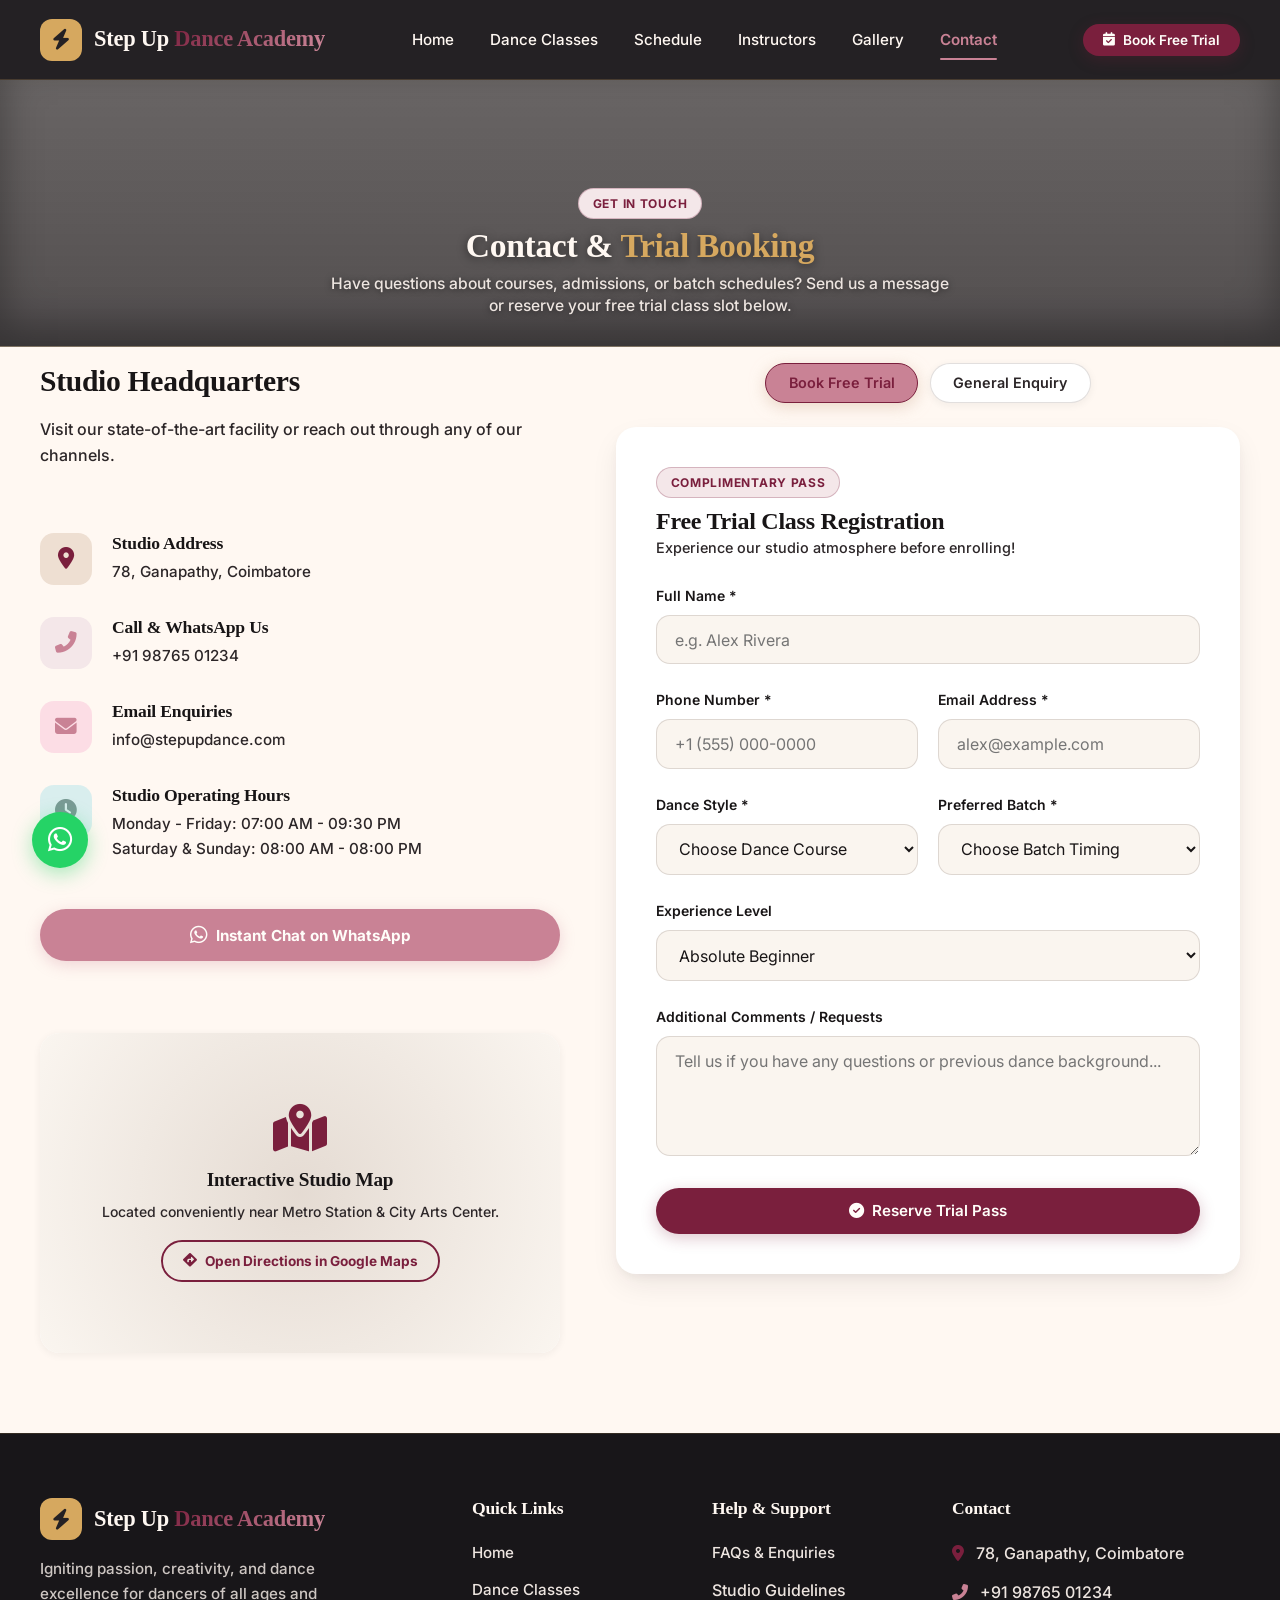
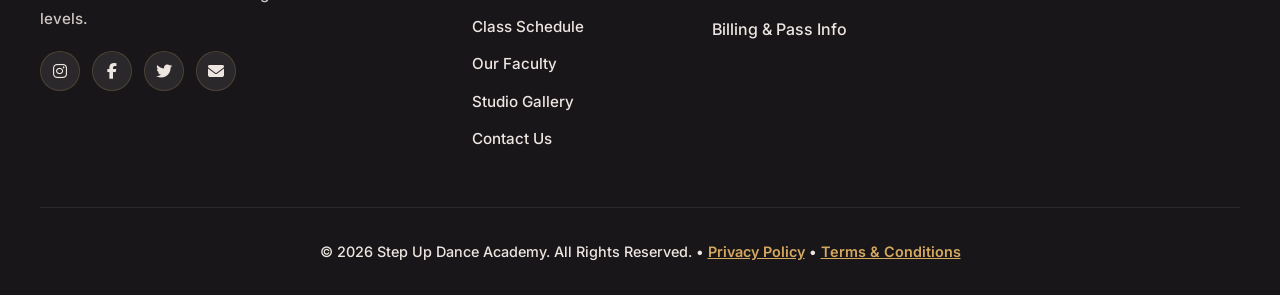
<file: contact.html>
<!DOCTYPE html>
<html lang="en">
<head>
  <meta charset="UTF-8">
  <meta name="viewport" content="width=device-width, initial-scale=1.0">
  <title>Contact Us & Book Trial - Step Up Dance Academy</title>
  <meta name="description" content="Contact Step Up Dance Academy. Book a free trial class, enquire about admissions, view studio location, working hours, and WhatsApp contact details.">
  
  <!-- Google Fonts -->
  <link rel="preconnect" href="https://fonts.googleapis.com">
  <link rel="preconnect" href="https://fonts.gstatic.com" crossorigin>
  <link href="https://fonts.googleapis.com/css2?family=Inter:wght@300;400;500;600;700&family=Outfit:wght@500;600;700;800&display=swap" rel="stylesheet">
  
  <!-- Font Awesome Icons -->
  <link rel="stylesheet" href="https://cdnjs.cloudflare.com/ajax/libs/font-awesome/6.4.0/css/all.min.css">
  
  <!-- Stylesheet -->
  <link rel="stylesheet" href="assets/css/style.css?v=25.0">
</head>
<body>

  <!-- Navigation Header -->
  <header class="header">
    <div class="container header-container">
      <a href="index.html" class="logo">
        <div class="logo-icon"><i class="fas fa-bolt"></i></div>
        <span>Step Up <span class="gradient-text">Dance Academy</span></span>
      </a>

      <nav class="nav-menu">
        <a href="index.html" class="nav-link">Home</a>
        <a href="classes.html" class="nav-link">Dance Classes</a>
        <a href="schedule.html" class="nav-link">Schedule</a>
        <a href="instructors.html" class="nav-link">Instructors</a>
        <a href="gallery.html" class="nav-link">Gallery</a>
        <a href="contact.html" class="nav-link active">Contact</a>
      </nav>

      <div class="nav-actions">
        <button class="btn btn-primary btn-sm header-trial-btn" data-modal-target="trialModal" aria-label="Book Free Trial" title="Book Free Trial">
          <i class="fas fa-calendar-check"></i><span class="btn-text"> Book Free Trial</span>
        </button>
        <button class="hamburger" aria-label="Toggle Navigation">
          <span></span>
          <span></span>
          <span></span>
        </button>
      </div>
    </div>
  </header>

  <!-- Hero Section with Background Image -->
  <section class="hero inner-hero" style="background: linear-gradient(rgba(24, 21, 24, 0.65), rgba(24, 21, 24, 0.75)), url('https://images.unsplash.com/photo-1508700115892-45ecd05ae2ad?auto=format&fit=crop&w=1600&q=80') center/cover no-repeat;">
    <div class="container text-center">
      <span class="badge badge-purple" style="margin-bottom: 0.35rem; display: inline-block;">GET IN TOUCH</span>
      <h1 class="hero-title" style="color: #FFF8F2;">Contact & <span style="color: #D6A85F;">Trial Booking</span></h1>
      <p class="hero-subtitle" style="color: #EDE5E0; margin: 0 auto;">
        Have questions about courses, admissions, or batch schedules? Send us a message or reserve your free trial class slot below.
      </p>
    </div>
  </section>

  <!-- Main Contact Section -->
  <section class="section" style="padding-top: 1rem;">
    <div class="container">
      <div class="contact-grid">

        <!-- Left Column: Info & Map -->
        <div class="contact-info-box">
          <div>
            <h2 style="font-size: 1.85rem; margin-bottom: 1rem;">Studio Headquarters</h2>
            <p class="text-muted" style="margin-bottom: 2rem;">Visit our state-of-the-art facility or reach out through any of our channels.</p>
          </div>

          <div class="info-item">
            <div class="info-icon"><i class="fas fa-map-marker-alt"></i></div>
            <div class="info-details">
              <h4>Studio Address</h4>
              <p>78, Ganapathy, Coimbatore</p>
            </div>
          </div>

          <div class="info-item">
            <div class="info-icon" style="background: var(--secondary-light); color: var(--secondary);"><i class="fas fa-phone-alt"></i></div>
            <div class="info-details">
              <h4>Call & WhatsApp Us</h4>
              <p>+91 98765 01234</p>
            </div>
          </div>

          <div class="info-item">
            <div class="info-icon" style="background: rgba(236, 72, 153, 0.15); color: var(--accent-pink);"><i class="fas fa-envelope"></i></div>
            <div class="info-details">
              <h4>Email Enquiries</h4>
              <p>info@stepupdance.com</p>
            </div>
          </div>

          <div class="info-item">
            <div class="info-icon" style="background: rgba(6, 182, 212, 0.15); color: var(--accent-cyan);"><i class="fas fa-clock"></i></div>
            <div class="info-details">
              <h4>Studio Operating Hours</h4>
              <p>Monday - Friday: 07:00 AM - 09:30 PM<br>Saturday & Sunday: 08:00 AM - 08:00 PM</p>
            </div>
          </div>

          <div style="margin-top: 1rem;">
            <a href="https://wa.me/15551234567?text=Hi%20Step%20Up%20Dance%20Academy,%20I'd%20like%20to%20enquire%20about%20admissions!" target="_blank" class="btn btn-secondary" style="width: 100%;">
              <i class="fab fa-whatsapp" style="font-size: 1.25rem;"></i> Instant Chat on WhatsApp
            </a>
          </div>

          <!-- Studio Location Map Placeholder -->
          <div class="map-container">
            <div class="map-placeholder">
              <i class="fas fa-map-marked-alt" style="font-size: 3rem; color: var(--primary); margin-bottom: 1rem;"></i>
              <h4 style="font-size: 1.2rem; margin-bottom: 0.5rem;">Interactive Studio Map</h4>
              <p style="font-size: 0.875rem; color: var(--text-muted); margin-bottom: 1rem;">Located conveniently near Metro Station & City Arts Center.</p>
              <a href="https://maps.google.com" target="_blank" class="btn btn-outline btn-sm">
                <i class="fas fa-directions"></i> Open Directions in Google Maps
              </a>
            </div>
          </div>

        </div>

        <!-- Right Column: Interactive Forms -->
        <div>
          <!-- Tab Form Selection -->
          <div class="filter-container contact-tab-switcher" style="margin-bottom: 1.5rem;">
            <button class="filter-btn active" id="btnTrialTab" onclick="switchForm('trial')">Book Free Trial</button>
            <button class="filter-btn" id="btnEnquiryTab" onclick="switchForm('enquiry')">General Enquiry</button>
          </div>

          <!-- Trial Class Form -->
          <div class="form-card" id="trialFormCard">
            <div style="margin-bottom: 1.5rem;">
              <span class="badge badge-purple" style="margin-bottom: 0.5rem;">Complimentary Pass</span>
              <h3 style="font-size: 1.5rem;">Free Trial Class Registration</h3>
              <p class="text-muted" style="font-size: 0.9rem;">Experience our studio atmosphere before enrolling!</p>
            </div>

            <form data-validate>
              <div class="form-group">
                <label class="form-label">Full Name *</label>
                <input type="text" class="form-control" placeholder="e.g. Alex Rivera" required>
                <span class="form-error">Please enter your full name.</span>
              </div>

              <div class="form-row">
                <div class="form-group">
                  <label class="form-label">Phone Number *</label>
                  <input type="tel" class="form-control" placeholder="+1 (555) 000-0000" required>
                  <span class="form-error">Please enter a valid phone number.</span>
                </div>

                <div class="form-group">
                  <label class="form-label">Email Address *</label>
                  <input type="email" class="form-control" placeholder="alex@example.com" required>
                  <span class="form-error">Please enter a valid email address.</span>
                </div>
              </div>

              <div class="form-row">
                <div class="form-group">
                  <label class="form-label">Dance Style *</label>
                  <select name="danceStyle" class="form-control" required>
                    <option value="">Choose Dance Course</option>
                    <option value="Hip-Hop & Urban Choreo">Hip-Hop & Urban Choreo</option>
                    <option value="Contemporary & Lyrical">Contemporary & Lyrical</option>
                    <option value="Bollywood Fusion & Beats">Bollywood Fusion & Beats</option>
                    <option value="Salsa & Bachata Partnering">Salsa & Bachata Partnering</option>
                    <option value="Bharatanatyam Classical">Bharatanatyam Classical</option>
                    <option value="Kids Dance Grooves">Kids Dance Grooves</option>
                  </select>
                </div>

                <div class="form-group">
                  <label class="form-label">Preferred Batch *</label>
                  <select class="form-control" required>
                    <option value="">Choose Batch Timing</option>
                    <option value="Morning">Morning Batch (07:00 AM - 09:00 AM)</option>
                    <option value="Evening">Evening Batch (05:00 PM - 08:30 PM)</option>
                    <option value="Weekend">Weekend Batch (Sat & Sun)</option>
                  </select>
                </div>
              </div>

              <div class="form-group">
                <label class="form-label">Experience Level</label>
                <select class="form-control">
                  <option value="Beginner">Absolute Beginner</option>
                  <option value="Intermediate">Intermediate Dancers</option>
                  <option value="Advanced">Advanced Dancers</option>
                </select>
              </div>

              <div class="form-group">
                <label class="form-label">Additional Comments / Requests</label>
                <textarea class="form-control" placeholder="Tell us if you have any questions or previous dance background..."></textarea>
              </div>

              <button type="submit" class="btn btn-primary" style="width: 100%;">
                <i class="fas fa-check-circle"></i> Reserve Trial Pass
              </button>
            </form>
          </div>

          <!-- General Enquiry Form (Hidden by default) -->
          <div class="form-card" id="enquiryFormCard" style="display: none;">
            <div style="margin-bottom: 1.5rem;">
              <span class="badge badge-gold" style="margin-bottom: 0.5rem;">Support & Info</span>
              <h3 style="font-size: 1.5rem;">General & Admission Enquiry</h3>
              <p class="text-muted" style="font-size: 0.9rem;">Have questions regarding fees, private workshops, or studio rentals?</p>
            </div>

            <form data-validate>
              <div class="form-group">
                <label class="form-label">Full Name *</label>
                <input type="text" class="form-control" placeholder="e.g. Samuel Green" required>
                <span class="form-error">Please enter your full name.</span>
              </div>

              <div class="form-row">
                <div class="form-group">
                  <label class="form-label">Phone Number *</label>
                  <input type="tel" class="form-control" placeholder="+1 (555) 000-0000" required>
                  <span class="form-error">Please enter a valid phone number.</span>
                </div>

                <div class="form-group">
                  <label class="form-label">Email Address *</label>
                  <input type="email" class="form-control" placeholder="samuel@example.com" required>
                  <span class="form-error">Please enter a valid email address.</span>
                </div>
              </div>

              <div class="form-group">
                <label class="form-label">Subject *</label>
                <select class="form-control" required>
                  <option value="">Select Enquiry Topic</option>
                  <option value="Course Admission & Fee Structure">Course Admission & Fee Structure</option>
                  <option value="Private One-on-One Training">Private One-on-One Training</option>
                  <option value="Corporate Workshop / Event Choreography">Corporate Workshop / Event Choreography</option>
                  <option value="Studio Rental & Space Booking">Studio Rental & Space Booking</option>
                  <option value="Other">Other Query</option>
                </select>
              </div>

              <div class="form-group">
                <label class="form-label">Your Message *</label>
                <textarea class="form-control" placeholder="Write your message here..." required></textarea>
                <span class="form-error">Please enter your message.</span>
              </div>

              <button type="submit" class="btn btn-secondary" style="width: 100%;">
                <i class="fas fa-paper-plane"></i> Send Enquiry Message
              </button>
            </form>
          </div>

        </div>

      </div>
    </div>
  </section>

  <!-- Trial Booking Modal -->
  <div class="modal" id="trialModal">
    <div class="modal-dialog">
      <button class="modal-close" data-modal-close aria-label="Close modal">&times;</button>
      <div style="text-align: center; margin-bottom: 1.5rem;">
        <span class="badge badge-purple" style="margin-bottom: 0.5rem;">Free Trial Pass</span>
        <h3 style="font-size: 1.75rem; color: #FFF8F2;">Book Trial Class</h3>
        <p class="text-muted" style="font-size: 0.9rem; color: #EDE5E0;">Fill in your details below!</p>
      </div>

      <form data-validate>
        <div class="form-group">
          <label class="form-label" style="color: #FFF8F2;">Full Name *</label>
          <input type="text" class="form-control" placeholder="e.g. Alex Rivera" required>
        </div>
        <div class="form-row">
          <div class="form-group">
            <label class="form-label" style="color: #FFF8F2;">Phone *</label>
            <input type="tel" class="form-control" placeholder="+1 (555) 000-0000" required>
          </div>
          <div class="form-group">
            <label class="form-label" style="color: #FFF8F2;">Email *</label>
            <input type="email" class="form-control" placeholder="alex@example.com" required>
          </div>
        </div>
        <button type="submit" class="btn btn-primary" style="width: 100%; margin-top: 1rem;">
          <i class="fas fa-paper-plane"></i> Submit Reservation
        </button>
      </form>
    </div>
  </div>

  <!-- WhatsApp Float Button -->
  <a href="https://wa.me/15551234567?text=Hi%20Step%20Up%20Dance%20Academy,%20I'd%20like%20to%20get%20in%20touch!" target="_blank" class="whatsapp-float" aria-label="Chat on WhatsApp">
    <i class="fab fa-whatsapp"></i>
  </a>

  <!-- Footer -->
  <footer class="footer">
    <div class="container">
      <div class="footer-grid">
        <div class="footer-brand">
          <a href="index.html" class="logo">
            <div class="logo-icon"><i class="fas fa-bolt"></i></div>
            <span>Step Up <span class="gradient-text">Dance Academy</span></span>
          </a>
          <p>Igniting passion, creativity, and dance excellence for dancers of all ages and levels.</p>
          <div class="social-links">
            <a href="https://instagram.com" target="_blank" class="social-icon" aria-label="Instagram" title="Instagram"><i class="fab fa-instagram"></i></a>
            <a href="https://facebook.com" target="_blank" class="social-icon" aria-label="Facebook" title="Facebook"><i class="fab fa-facebook-f"></i></a>
            <a href="https://twitter.com" target="_blank" class="social-icon" aria-label="Twitter" title="Twitter"><i class="fab fa-twitter"></i></a>
            <a href="mailto:info@stepupdance.com" class="social-icon" aria-label="Email Us" title="Email Us"><i class="fas fa-envelope"></i></a>
          </div>
        </div>

        <div>
          <h4 class="footer-title">Quick Links</h4>
          <div class="footer-links">
            <a href="index.html">Home</a>
            <a href="classes.html">Dance Classes</a>
            <a href="schedule.html">Class Schedule</a>
            <a href="instructors.html">Our Faculty</a>
            <a href="gallery.html">Studio Gallery</a>
            <a href="contact.html">Contact Us</a>
          </div>
        </div>

        <div>
          <h4 class="footer-title">Help & Support</h4>
          <div class="footer-links">
            <a href="contact.html">FAQs & Enquiries</a>
            <div>Studio Guidelines</div>
            <div>Billing & Pass Info</div>
          </div>
        </div>

        <div>
          <h4 class="footer-title">Contact</h4>
          <div class="footer-links">
            <div><i class="fas fa-map-marker-alt" style="color: var(--primary); margin-right: 8px;"></i> 78, Ganapathy, Coimbatore</div>
            <div><i class="fas fa-phone-alt" style="color: var(--secondary); margin-right: 8px;"></i> +91 98765 01234</div>
          </div>
        </div>
      </div>

      <div class="footer-bottom">
        <p>&copy; 2026 Step Up Dance Academy. All Rights Reserved. &bull; <a href="#privacyModal" data-modal-target="privacyModal">Privacy Policy</a> &bull; <a href="#termsModal" data-modal-target="termsModal">Terms & Conditions</a></p>
      </div>
    </div>
  </footer>

  <!-- Privacy Policy Modal -->
  <div class="modal" id="privacyModal">
    <div class="modal-dialog">
      <button class="modal-close" data-modal-close aria-label="Close modal">&times;</button>
      <div style="text-align: center; margin-bottom: 1.5rem;">
        <span class="badge badge-purple" style="margin-bottom: 0.5rem;">Legal & Policy</span>
        <h3 style="font-size: 1.75rem; font-family: var(--font-heading); color: #FFF8F2;">Privacy Policy</h3>
        <p class="text-muted" style="font-size: 0.9rem; color: #EDE5E0;">Your privacy and data security are important to us.</p>
      </div>
      <div style="font-size: 0.9rem; line-height: 1.6; color: #EDE5E0; display: flex; flex-direction: column; gap: 1rem; max-height: 60vh; overflow-y: auto; padding-right: 0.5rem;">
        <p><strong>1. Information Collection:</strong> Step Up Dance Academy collects contact details (name, email, phone number) when you sign up for free trial classes, enroll in monthly programs, or submit contact enquiries.</p>
        <p><strong>2. Usage of Information:</strong> Your information is used strictly to communicate class schedules, trial confirmations, performance showcases, and studio updates. We do not sell or rent user data to third parties.</p>
        <p><strong>3. Media Consent:</strong> Photography and videography captured during studio recitals, workshops, and rehearsals may be featured on our official website and social media channels with student/parent consent.</p>
        <p><strong>4. Data Protection:</strong> We employ administrative and technical security measures to protect your personal details against unauthorized access.</p>
      </div>
    </div>
  </div>

  <!-- Terms & Conditions Modal -->
  <div class="modal" id="termsModal">
    <div class="modal-dialog">
      <button class="modal-close" data-modal-close aria-label="Close modal">&times;</button>
      <div style="text-align: center; margin-bottom: 1.5rem;">
        <span class="badge badge-purple" style="margin-bottom: 0.5rem;">Academy Guidelines</span>
        <h3 style="font-size: 1.75rem; font-family: var(--font-heading); color: #FFF8F2;">Terms & Conditions</h3>
        <p class="text-muted" style="font-size: 0.9rem; color: #EDE5E0;">Please review our studio policies and code of conduct.</p>
      </div>
      <div style="font-size: 0.9rem; line-height: 1.6; color: #EDE5E0; display: flex; flex-direction: column; gap: 1rem; max-height: 60vh; overflow-y: auto; padding-right: 0.5rem;">
        <p><strong>1. Registration & Tuition:</strong> All tuition fees are payable on a monthly or program basis prior to the 5th of each month. Trial sessions are limited to one free pass per prospective student.</p>
        <p><strong>2. Studio Code of Conduct:</strong> Students are expected to arrive 10 minutes prior to batch start time in appropriate dancewear and clean dance shoes. Respectful behavior toward instructors and fellow dancers is required at all times.</p>
        <p><strong>3. Attendance & Makeup Classes:</strong> Missed sessions due to personal absences can be made up within the same calendar month depending on batch availability and instructor approval.</p>
        <p><strong>4. Liability & Health Declaration:</strong> Students participate in physical dance activities at their own risk. Step Up Dance Academy is not liable for personal injuries or lost belongings within studio premises.</p>
      </div>
    </div>
  </div>

  <!-- Scripts -->
  <script src="assets/js/main.js"></script>
  <script>
    function switchForm(type) {
      const trialCard = document.getElementById('trialFormCard');
      const enquiryCard = document.getElementById('enquiryFormCard');
      const btnTrial = document.getElementById('btnTrialTab');
      const btnEnquiry = document.getElementById('btnEnquiryTab');

      if (type === 'trial') {
        trialCard.style.display = 'block';
        enquiryCard.style.display = 'none';
        btnTrial.classList.add('active');
        btnEnquiry.classList.remove('active');
      } else {
        trialCard.style.display = 'none';
        enquiryCard.style.display = 'block';
        btnTrial.classList.remove('active');
        btnEnquiry.classList.add('active');
      }
    }
  </script>
</body>
</html>
</file>
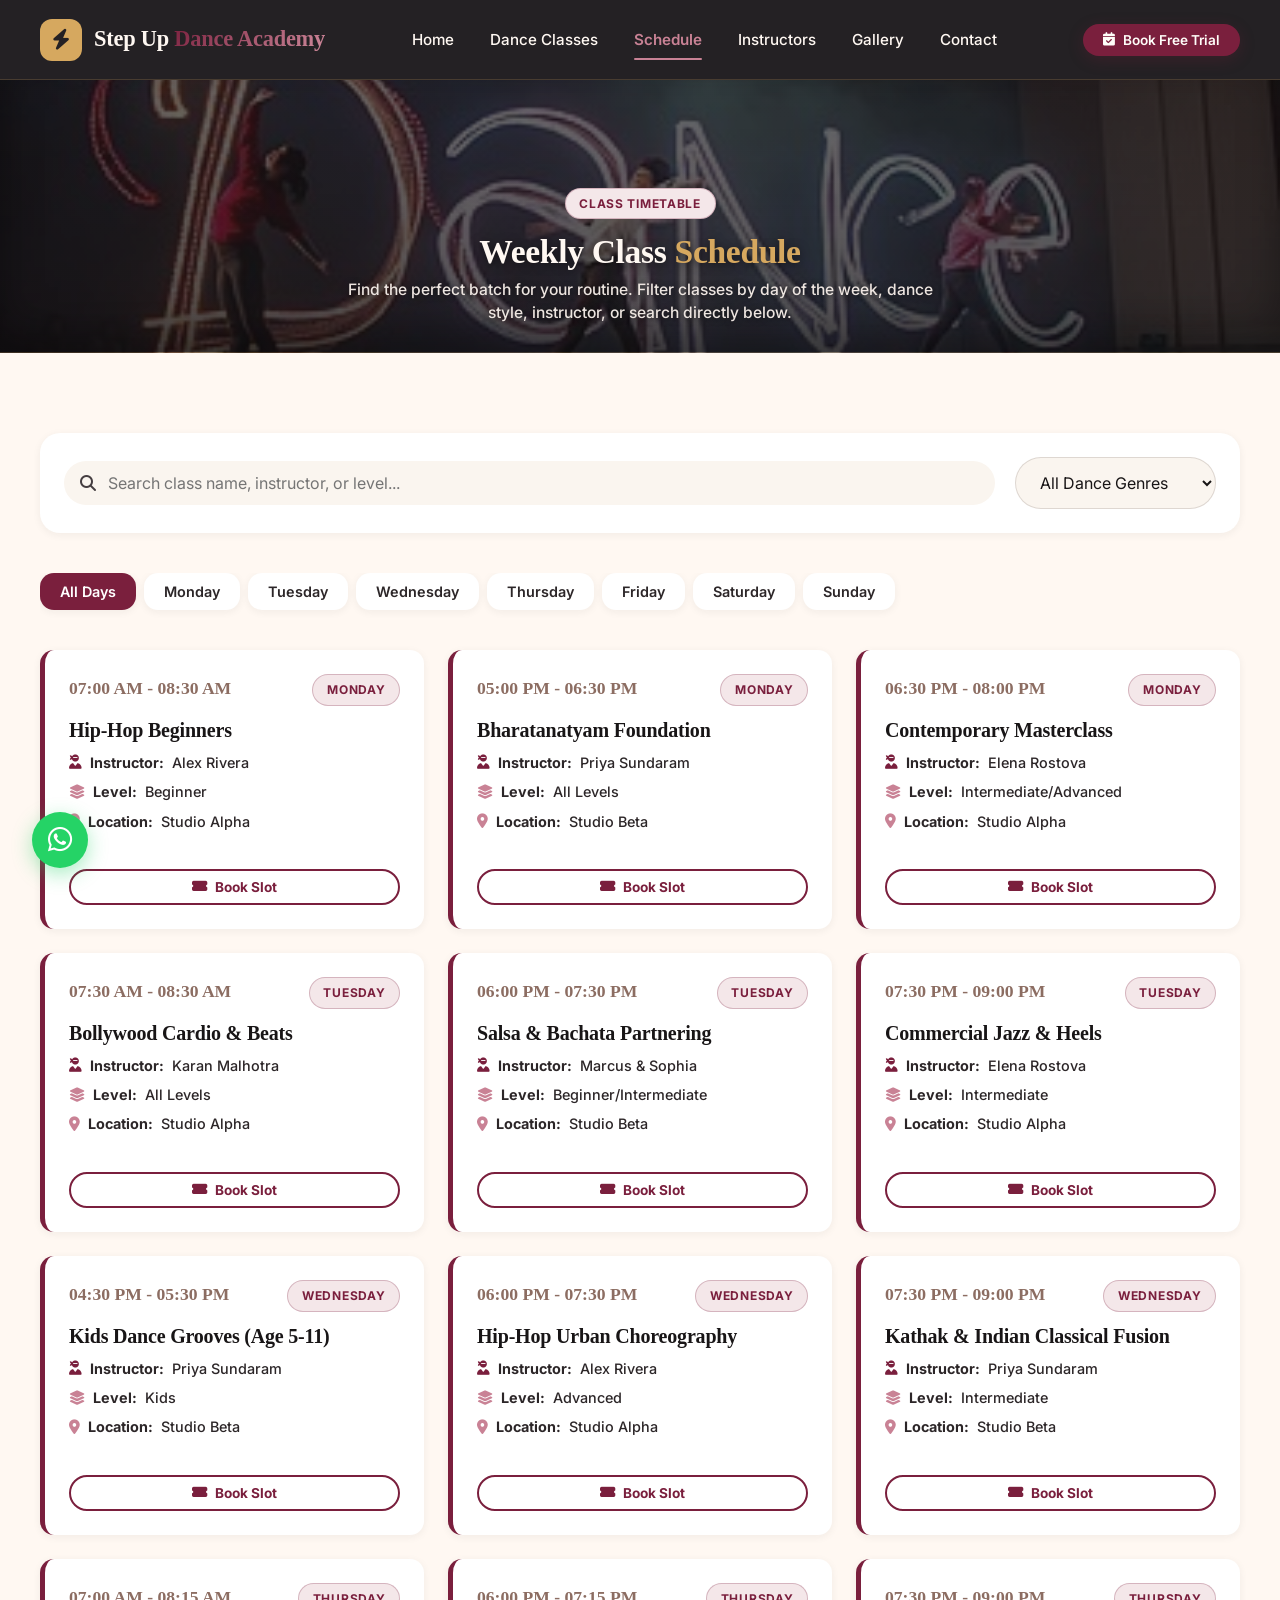
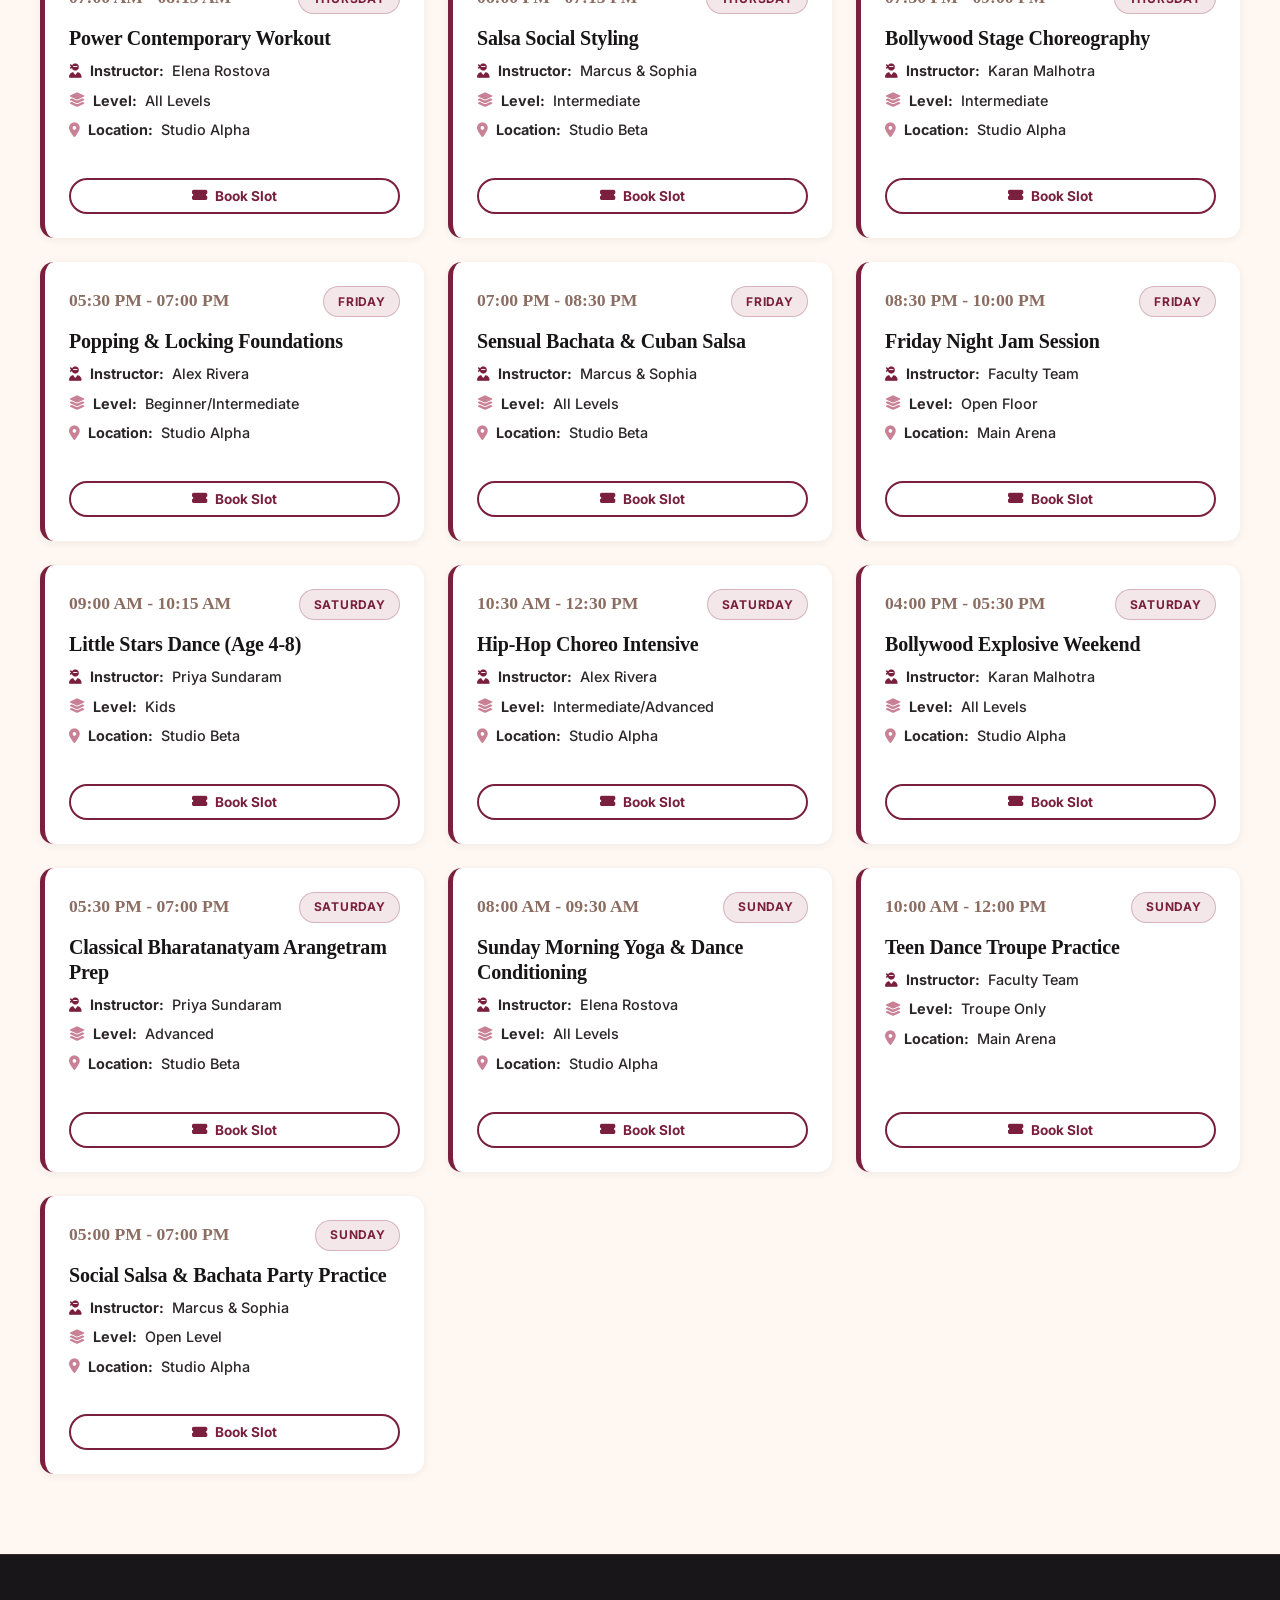
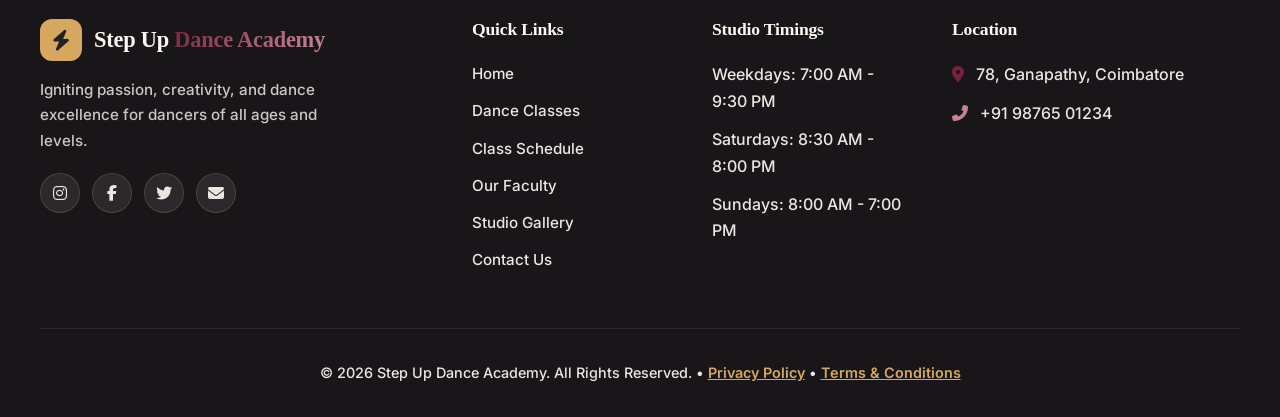
<file: schedule.html>
<!DOCTYPE html>
<html lang="en">
<head>
  <meta charset="UTF-8">
  <meta name="viewport" content="width=device-width, initial-scale=1.0">
  <title>Class Schedule & Timetable - Step Up Dance Academy</title>
  <meta name="description" content="View weekly dance class schedules, batch timings, and studio availability at Step Up Dance Academy. Filter by day, instructor, or style.">
  
  <!-- Google Fonts -->
  <link rel="preconnect" href="https://fonts.googleapis.com">
  <link rel="preconnect" href="https://fonts.gstatic.com" crossorigin>
  <link href="https://fonts.googleapis.com/css2?family=Inter:wght@300;400;500;600;700&family=Outfit:wght@500;600;700;800&display=swap" rel="stylesheet">
  
  <!-- Font Awesome Icons -->
  <link rel="stylesheet" href="https://cdnjs.cloudflare.com/ajax/libs/font-awesome/6.4.0/css/all.min.css">
  
  <!-- Stylesheet -->
  <link rel="stylesheet" href="assets/css/style.css?v=25.0">
</head>
<body>

  <!-- Navigation Header -->
  <header class="header">
    <div class="container header-container">
      <a href="index.html" class="logo">
        <div class="logo-icon"><i class="fas fa-bolt"></i></div>
        <span>Step Up <span class="gradient-text">Dance Academy</span></span>
      </a>

      <nav class="nav-menu">
        <a href="index.html" class="nav-link">Home</a>
        <a href="classes.html" class="nav-link">Dance Classes</a>
        <a href="schedule.html" class="nav-link active">Schedule</a>
        <a href="instructors.html" class="nav-link">Instructors</a>
        <a href="gallery.html" class="nav-link">Gallery</a>
        <a href="contact.html" class="nav-link">Contact</a>
      </nav>

      <div class="nav-actions">
        <button class="btn btn-primary btn-sm header-trial-btn" data-modal-target="trialModal" aria-label="Book Free Trial" title="Book Free Trial">
          <i class="fas fa-calendar-check"></i><span class="btn-text"> Book Free Trial</span>
        </button>
        <button class="hamburger" aria-label="Toggle Navigation">
          <span></span>
          <span></span>
          <span></span>
        </button>
      </div>
    </div>
  </header>

  <!-- Hero Section with Background Image -->
  <section class="hero inner-hero" style="background: linear-gradient(rgba(24, 21, 24, 0.65), rgba(24, 21, 24, 0.75)), url('assets/images/schedule-hero.jpg') center/cover no-repeat;">
    <div class="container text-center">
      <span class="badge badge-purple" style="margin-bottom: 0.75rem; display: inline-block;">CLASS TIMETABLE</span>
      <h1 class="hero-title" style="color: #FFF8F2; margin-bottom: 1rem;">Weekly Class <span style="color: #D6A85F;">Schedule</span></h1>
      <p class="hero-subtitle" style="color: #EDE5E0; margin: 0 auto; max-width: 680px; font-weight: 500;">
        Find the perfect batch for your routine. Filter classes by day of the week, dance style, instructor, or search directly below.
      </p>
    </div>
  </section>

  <!-- Schedule & Timetable Section -->
  <section class="section" id="scheduleSection">
    <div class="container">

      <!-- Schedule Filter & Control Bar -->
      <div class="schedule-controls">
        <div class="schedule-search-box">
          <i class="fas fa-search schedule-search-icon"></i>
          <input type="text" id="scheduleSearch" placeholder="Search class name, instructor, or level...">
        </div>

        <div class="schedule-category-box">
          <select id="categoryFilter" class="form-control" style="border-radius: var(--radius-full); padding-left: 1.25rem;">
            <option value="all">All Dance Genres</option>
            <option value="urban">Urban & Street</option>
            <option value="contemporary">Contemporary</option>
            <option value="classical">Classical Fine Arts</option>
            <option value="social">Social & Partnering</option>
            <option value="kids">Kids & Juniors</option>
          </select>
        </div>
      </div>

      <!-- Day Tabs Navigation -->
      <div class="day-tab-list" style="margin-bottom: 2rem;">
        <button class="day-tab active" data-day="all">All Days</button>
        <button class="day-tab" data-day="monday">Monday</button>
        <button class="day-tab" data-day="tuesday">Tuesday</button>
        <button class="day-tab" data-day="wednesday">Wednesday</button>
        <button class="day-tab" data-day="thursday">Thursday</button>
        <button class="day-tab" data-day="friday">Friday</button>
        <button class="day-tab" data-day="saturday">Saturday</button>
        <button class="day-tab" data-day="sunday">Sunday</button>
      </div>

      <!-- Timetable Grid Container -->
      <div class="timetable-grid" id="timetableGrid">
        <!-- Rendered dynamically by assets/js/schedule.js -->
      </div>

    </div>
  </section>

  <!-- Trial Booking Modal -->
  <div class="modal" id="trialModal">
    <div class="modal-dialog">
      <button class="modal-close" data-modal-close aria-label="Close modal">&times;</button>
      <div style="text-align: center; margin-bottom: 1.5rem;">
        <span class="badge badge-purple" style="margin-bottom: 0.5rem;">Free Trial Pass</span>
        <h3 style="font-size: 1.75rem; color: #FFF8F2;">Reserve Your Slot</h3>
        <p class="text-muted" style="font-size: 0.9rem; color: #EDE5E0;">Fill in your details to confirm your trial session entry.</p>
      </div>

      <form data-validate>
        <div class="form-group">
          <label class="form-label" style="color: #FFF8F2;">Full Name *</label>
          <input type="text" class="form-control" placeholder="e.g. Alex Johnson" required>
          <span class="form-error">Please enter your name.</span>
        </div>

        <div class="form-row">
          <div class="form-group">
            <label class="form-label" style="color: #FFF8F2;">Phone Number *</label>
            <input type="tel" class="form-control" placeholder="+1 (555) 000-0000" required>
            <span class="form-error">Please enter a valid phone.</span>
          </div>

          <div class="form-group">
            <label class="form-label" style="color: #FFF8F2;">Email Address *</label>
            <input type="email" class="form-control" placeholder="alex@example.com" required>
            <span class="form-error">Please enter a valid email.</span>
          </div>
        </div>

        <div class="form-group">
          <label class="form-label" style="color: #FFF8F2;">Selected Dance Style / Class *</label>
          <select name="danceStyle" class="form-control" required>
            <option value="">Select Dance Class</option>
            <option value="Hip-Hop Beginners">Hip-Hop Beginners</option>
            <option value="Bharatanatyam Foundation">Bharatanatyam Foundation</option>
            <option value="Contemporary Masterclass">Contemporary Masterclass</option>
            <option value="Bollywood Cardio & Beats">Bollywood Cardio & Beats</option>
            <option value="Salsa & Bachata Partnering">Salsa & Bachata Partnering</option>
            <option value="Kids Dance Grooves">Kids Dance Grooves</option>
            <option value="Commercial Jazz & Heels">Commercial Jazz & Heels</option>
          </select>
        </div>

        <button type="submit" class="btn btn-primary" style="width: 100%; margin-top: 1rem;">
          <i class="fas fa-check-circle"></i> Confirm Class Slot
        </button>
      </form>
    </div>
  </div>

  <!-- WhatsApp Float -->
  <a href="https://wa.me/15551234567?text=Hi%20Step%20Up%20Dance%20Academy,%20I'd%20like%20to%20check%20schedule%20availability!" target="_blank" class="whatsapp-float" aria-label="Chat on WhatsApp">
    <i class="fab fa-whatsapp"></i>
  </a>

  <!-- Footer -->
  <footer class="footer">
    <div class="container">
      <div class="footer-grid">
        <div class="footer-brand">
          <a href="index.html" class="logo">
            <div class="logo-icon"><i class="fas fa-bolt"></i></div>
            <span>Step Up <span class="gradient-text">Dance Academy</span></span>
          </a>
          <p>Igniting passion, creativity, and dance excellence for dancers of all ages and levels.</p>
          <div class="social-links">
            <a href="https://instagram.com" target="_blank" class="social-icon" aria-label="Instagram" title="Instagram"><i class="fab fa-instagram"></i></a>
            <a href="https://facebook.com" target="_blank" class="social-icon" aria-label="Facebook" title="Facebook"><i class="fab fa-facebook-f"></i></a>
            <a href="https://twitter.com" target="_blank" class="social-icon" aria-label="Twitter" title="Twitter"><i class="fab fa-twitter"></i></a>
            <a href="mailto:info@stepupdance.com" class="social-icon" aria-label="Email Us" title="Email Us"><i class="fas fa-envelope"></i></a>
          </div>
        </div>

        <div>
          <h4 class="footer-title">Quick Links</h4>
          <div class="footer-links">
            <a href="index.html">Home</a>
            <a href="classes.html">Dance Classes</a>
            <a href="schedule.html">Class Schedule</a>
            <a href="instructors.html">Our Faculty</a>
            <a href="gallery.html">Studio Gallery</a>
            <a href="contact.html">Contact Us</a>
          </div>
        </div>

        <div>
          <h4 class="footer-title">Studio Timings</h4>
          <div class="footer-links">
            <div>Weekdays: 7:00 AM - 9:30 PM</div>
            <div>Saturdays: 8:30 AM - 8:00 PM</div>
            <div>Sundays: 8:00 AM - 7:00 PM</div>
          </div>
        </div>

        <div>
          <h4 class="footer-title">Location</h4>
          <div class="footer-links">
            <div><i class="fas fa-map-marker-alt" style="color: var(--primary); margin-right: 8px;"></i> 78, Ganapathy, Coimbatore</div>
            <div><i class="fas fa-phone-alt" style="color: var(--secondary); margin-right: 8px;"></i>  +91 98765 01234
</div>
          </div>
        </div>
      </div>

      <div class="footer-bottom">
        <p>&copy; 2026 Step Up Dance Academy. All Rights Reserved. &bull; <a href="#privacyModal" data-modal-target="privacyModal">Privacy Policy</a> &bull; <a href="#termsModal" data-modal-target="termsModal">Terms & Conditions</a></p>
      </div>
    </div>
  </footer>

  <!-- Privacy Policy Modal -->
  <div class="modal" id="privacyModal">
    <div class="modal-dialog">
      <button class="modal-close" data-modal-close aria-label="Close modal">&times;</button>
      <div style="text-align: center; margin-bottom: 1.5rem;">
        <span class="badge badge-purple" style="margin-bottom: 0.5rem;">Legal & Policy</span>
        <h3 style="font-size: 1.75rem; font-family: var(--font-heading); color: #FFF8F2;">Privacy Policy</h3>
        <p class="text-muted" style="font-size: 0.9rem; color: #EDE5E0;">Your privacy and data security are important to us.</p>
      </div>
      <div style="font-size: 0.9rem; line-height: 1.6; color: #EDE5E0; display: flex; flex-direction: column; gap: 1rem; max-height: 60vh; overflow-y: auto; padding-right: 0.5rem;">
        <p><strong>1. Information Collection:</strong> Step Up Dance Academy collects contact details (name, email, phone number) when you sign up for free trial classes, enroll in monthly programs, or submit contact enquiries.</p>
        <p><strong>2. Usage of Information:</strong> Your information is used strictly to communicate class schedules, trial confirmations, performance showcases, and studio updates. We do not sell or rent user data to third parties.</p>
        <p><strong>3. Media Consent:</strong> Photography and videography captured during studio recitals, workshops, and rehearsals may be featured on our official website and social media channels with student/parent consent.</p>
        <p><strong>4. Data Protection:</strong> We employ administrative and technical security measures to protect your personal details against unauthorized access.</p>
      </div>
    </div>
  </div>

  <!-- Terms & Conditions Modal -->
  <div class="modal" id="termsModal">
    <div class="modal-dialog">
      <button class="modal-close" data-modal-close aria-label="Close modal">&times;</button>
      <div style="text-align: center; margin-bottom: 1.5rem;">
        <span class="badge badge-purple" style="margin-bottom: 0.5rem;">Academy Guidelines</span>
        <h3 style="font-size: 1.75rem; font-family: var(--font-heading); color: #FFF8F2;">Terms & Conditions</h3>
        <p class="text-muted" style="font-size: 0.9rem; color: #EDE5E0;">Please review our studio policies and code of conduct.</p>
      </div>
      <div style="font-size: 0.9rem; line-height: 1.6; color: #EDE5E0; display: flex; flex-direction: column; gap: 1rem; max-height: 60vh; overflow-y: auto; padding-right: 0.5rem;">
        <p><strong>1. Registration & Tuition:</strong> All tuition fees are payable on a monthly or program basis prior to the 5th of each month. Trial sessions are limited to one free pass per prospective student.</p>
        <p><strong>2. Studio Code of Conduct:</strong> Students are expected to arrive 10 minutes prior to batch start time in appropriate dancewear and clean dance shoes. Respectful behavior toward instructors and fellow dancers is required at all times.</p>
        <p><strong>3. Attendance & Makeup Classes:</strong> Missed sessions due to personal absences can be made up within the same calendar month depending on batch availability and instructor approval.</p>
        <p><strong>4. Liability & Health Declaration:</strong> Students participate in physical dance activities at their own risk. Step Up Dance Academy is not liable for personal injuries or lost belongings within studio premises.</p>
      </div>
    </div>
  </div>

  <!-- Scripts -->
  <script src="assets/js/main.js"></script>
  <script src="assets/js/schedule.js"></script>
</body>
</html>
</file>
<file: assets/css/style.css>
/* ==========================================================================
   Step Up Dance Academy - Main Stylesheet (Restored Clean Spacious Layout)
   ========================================================================== */

/* --- CSS Variables & Design Tokens --- */
:root {
  --primary: #7A1F3D;          /* Deep Burgundy */
  --primary-hover: #5F1830;    /* Darker Deep Burgundy */
  --primary-light: rgba(122, 31, 61, 0.12);
  --primary-glow: rgba(122, 31, 61, 0.25);

  --secondary: #C98295;        /* Dusty Rose */
  --secondary-hover: #b56e81;
  --secondary-light: #F4E7E9;  /* Soft Rose Blush */

  --accent-gold: #D6A85F;      /* Soft Gold */
  --accent-gold-hover: #c4964d;

  --bg-dark: #242124;          /* Charcoal */
  --bg-body: #FFF8F2;          /* Warm Cream */
  --bg-card: #FFF8F2;          /* Warm Cream for Dance Classes */
  --bg-card-hover: #FFFFFF;
  --bg-instructor: #F4E7E9;    /* Instructor section background */
  --bg-footer: #181619;        /* Footer background */

  --text-main: #181516;        /* Rich crisp dark charcoal */
  --text-muted: #2C2628;       /* High-contrast dark charcoal for body text */
  --text-dim: #453E41;         /* Solid dark subtext */
  --text-light: #FFFDF9;       /* Off White */
  --text-footer: #EDE5E0;      /* Footer text */

  --hero-bg: #FFF8F2;          /* Warm Cream */
  --taupe-sand: #F4E7E9;

  --accent-pink: #C98295;
  --accent-cyan: #7a9a95;

  --success: #6a8e7f;
  --error: #c95a5a;

  /* Typography */
  --font-heading: 'Playfair Display', 'Cormorant Garamond', Georgia, serif;
  --font-body: 'Inter', -apple-system, BlinkMacSystemFont, "Segoe UI", Roboto, sans-serif;

  /* Layout & Spacing */
  --container-max: 1520px;
  --header-height: 80px;
  --radius-sm: 8px;
  --radius-md: 14px;
  --radius-lg: 20px;
  --radius-full: 9999px;

  /* Transitions */
  --transition-fast: 0.2s cubic-bezier(0.4, 0, 0.2, 1);
  --transition-normal: 0.3s cubic-bezier(0.4, 0, 0.2, 1);
  --transition-slow: 0.5s cubic-bezier(0.4, 0, 0.2, 1);

  /* Shadows */
  --shadow-sm: 0 2px 8px rgba(36, 33, 36, 0.06);
  --shadow-md: 0 12px 30px -5px rgba(36, 33, 36, 0.1), 0 4px 10px -2px rgba(36, 33, 36, 0.05);
  --shadow-lg: 0 20px 40px -10px rgba(122, 31, 61, 0.18);
}

/* --- Base & Reset --- */
*, *::before, *::after {
  box-sizing: border-box;
  margin: 0;
  padding: 0;
}

html {
  scroll-behavior: smooth;
  font-size: 16px;
}

body {
  background-color: var(--bg-body);
  color: var(--text-muted);
  font-family: var(--font-body);
  font-weight: 500;
  line-height: 1.65;
  overflow-x: hidden;
  min-height: 100vh;
  display: flex;
  flex-direction: column;
  -webkit-font-smoothing: antialiased;
  -moz-osx-font-smoothing: grayscale;
}

p {
  color: var(--text-muted);
  font-weight: 500;
  line-height: 1.65;
}

a {
  color: inherit;
  text-decoration: none;
  transition: color var(--transition-fast);
}

ul {
  list-style: none;
}

img, video {
  max-width: 100%;
  height: auto;
  display: block;
}

button, input, select, textarea {
  font-family: inherit;
  font-size: inherit;
  color: inherit;
  border: none;
  outline: none;
  background: none;
}

button {
  cursor: pointer;
}

/* --- Top Announcement Bar --- */
.top-notice-bar {
  display: none !important;
}

/* --- Typography Helpers --- */
h1, h2, h3, h4, h5, h6 {
  font-family: var(--font-heading);
  font-weight: 700;
  line-height: 1.25;
  color: var(--text-main);
  letter-spacing: -0.01em;
}

.gradient-text {
  color: #7A1F3D;
  background: linear-gradient(135deg, #7A1F3D 0%, #A33858 50%, #7A1F3D 100%);
  -webkit-background-clip: text;
  -webkit-text-fill-color: transparent;
  font-weight: 700;
}

.gradient-text-alt {
  color: #7A1F3D;
  background: linear-gradient(135deg, #7A1F3D 0%, #C98295 100%);
  -webkit-background-clip: text;
  -webkit-text-fill-color: transparent;
  font-weight: 700;
}

.text-center { text-align: center; }
.text-muted { color: var(--text-muted); }

/* --- Container & Section Layout --- */
.container {
  width: 100%;
  max-width: var(--container-max);
  margin-left: auto;
  margin-right: auto;
  padding-left: 2.5rem;
  padding-right: 2.5rem;
}

.section {
  padding-top: 5rem;
  padding-bottom: 5rem;
  position: relative;
}

.section-header {
  text-align: center;
  max-width: 800px;
  margin: 0 auto 3.5rem auto;
}

.section-header-top-action {
  display: flex;
  align-items: flex-end;
  justify-content: space-between;
  gap: 2rem;
  margin-bottom: 3.5rem;
}

@media (max-width: 768px) {
  .section-header-top-action {
    flex-direction: column;
    align-items: flex-start;
    gap: 1.25rem;
    margin-bottom: 2.5rem;
  }
}

.section-subtitle {
  display: inline-block;
  font-size: 0.825rem;
  font-weight: 700;
  text-transform: uppercase;
  letter-spacing: 0.12em;
  color: #7A1F3D;
  background: #F4E7E9;
  padding: 0.4rem 1.15rem;
  border-radius: var(--radius-full);
  margin-bottom: 0.85rem;
  border: 1px solid rgba(122, 31, 61, 0.2);
}

.section-title {
  font-size: clamp(2.2rem, 4.5vw, 3rem);
  margin-bottom: 1rem;
  font-family: var(--font-heading);
  font-weight: 700;
  color: var(--text-main);
}

.section-description {
  font-size: 1.125rem;
  color: var(--text-muted);
  font-weight: 500;
  line-height: 1.65;
}

/* --- Buttons & UI Elements --- */
.btn {
  display: inline-flex;
  align-items: center;
  justify-content: center;
  gap: 0.5rem;
  padding: 0.85rem 1.75rem;
  font-weight: 600;
  font-size: 0.95rem;
  border-radius: var(--radius-full);
  transition: all var(--transition-normal);
  position: relative;
  overflow: hidden;
  z-index: 1;
  white-space: nowrap !important;
  flex-shrink: 0;
}

.btn-primary {
  background: #7A1F3D;
  color: #FFFDF9;
  box-shadow: 0 4px 15px rgba(122, 31, 61, 0.25);
}

.btn-primary:hover {
  background: #5F1830;
  transform: translateY(-2px);
  box-shadow: 0 8px 25px rgba(122, 31, 61, 0.35);
}

.btn-secondary {
  background: #C98295;
  color: #FFFDF9;
  font-weight: 700;
  box-shadow: 0 4px 15px rgba(201, 130, 149, 0.3);
}

.btn-secondary:hover {
  background: #b56e81;
  transform: translateY(-2px);
  box-shadow: 0 8px 25px rgba(201, 130, 149, 0.45);
}

.btn-taupe {
  background: #D6A85F;
  color: #242124;
  font-weight: 700;
  border: 1px solid rgba(214, 168, 95, 0.3);
  box-shadow: 0 4px 12px rgba(214, 168, 95, 0.25);
}

.btn-taupe:hover {
  background: #c4964d;
  color: #242124;
  transform: translateY(-2px);
  box-shadow: 0 8px 20px rgba(214, 168, 95, 0.4);
}

.btn-outline {
  background: transparent;
  color: #7A1F3D;
  border: 2px solid #7A1F3D;
  font-weight: 700;
}

.btn-outline:hover {
  border-color: #7A1F3D;
  color: #FFFDF9;
  background: #7A1F3D;
  transform: translateY(-2px);
}

/* Header & Dark Section Outline Buttons (High Contrast Off-White & Dusty Rose) */
.header .btn-outline,
.nav-actions .btn-outline,
.modal .btn-outline,
.footer .btn-outline {
  color: #FFF8F2 !important;
  border: 2px solid #C98295 !important;
  font-weight: 700 !important;
  background: transparent;
}

.header .btn-outline:hover,
.nav-actions .btn-outline:hover,
.modal .btn-outline:hover,
.footer .btn-outline:hover {
  background: #7A1F3D !important;
  color: #FFFDF9 !important;
  border-color: #7A1F3D !important;
  transform: translateY(-2px);
}

.btn-sm {
  padding: 0.5rem 1.25rem;
  font-size: 0.85rem;
}

.btn-lg {
  padding: 1.05rem 2.25rem;
  font-size: 1.05rem;
}

/* --- Badges & Tags --- */
.badge {
  display: inline-flex;
  align-items: center;
  gap: 0.35rem;
  padding: 0.3rem 0.85rem;
  border-radius: var(--radius-full);
  font-size: 0.75rem;
  font-weight: 700;
  text-transform: uppercase;
  letter-spacing: 0.06em;
}

.badge-purple { background: #F4E7E9; color: #7A1F3D; border: 1px solid rgba(122, 31, 61, 0.25); font-weight: 700; }
.badge-gold { background: rgba(214, 168, 95, 0.2); color: #7A1F3D; border: 1px solid rgba(214, 168, 95, 0.4); font-weight: 700; }
.badge-pink { background: rgba(201, 130, 149, 0.2); color: #7A1F3D; border: 1px solid rgba(201, 130, 149, 0.35); font-weight: 700; }
.badge-cyan { background: rgba(122, 31, 61, 0.1); color: #7A1F3D; border: 1px solid rgba(122, 31, 61, 0.25); font-weight: 700; }

/* --- Navigation Header --- */
.header {
  position: sticky;
  top: 0;
  left: 0;
  width: 100%;
  height: var(--header-height);
  z-index: 1000;
  transition: all var(--transition-normal);
  background: #242124;
  backdrop-filter: blur(12px);
  -webkit-backdrop-filter: blur(12px);
  border-bottom: 1px solid rgba(214, 168, 95, 0.2);
}

.header.scrolled {
  box-shadow: 0 4px 20px rgba(0, 0, 0, 0.3);
}

.header-container {
  display: flex !important;
  align-items: center !important;
  justify-content: space-between !important;
  flex-wrap: nowrap !important;
  height: 100%;
}

.logo {
  display: flex !important;
  align-items: center !important;
  gap: 0.75rem;
  font-family: var(--font-heading);
  font-size: 1.4rem;
  font-weight: 700;
  letter-spacing: -0.01em;
  color: #FFF8F2;
  white-space: nowrap !important;
  flex-shrink: 0 !important;
}

.logo span,
.logo strong,
.logo .gradient-text {
  white-space: nowrap !important;
  flex-shrink: 0 !important;
  display: inline-block !important;
}

.logo-icon {
  width: 42px;
  height: 42px;
  background: #D6A85F;
  border-radius: 12px;
  display: flex;
  align-items: center;
  justify-content: center;
  color: #242124;
  font-size: 1.3rem;
  flex-shrink: 0 !important;
}

.nav-menu {
  display: flex;
  align-items: center;
  gap: 2.25rem;
}

.nav-link {
  font-weight: 500;
  color: #FFF8F2;
  position: relative;
  padding: 0.5rem 0;
  font-size: 0.95rem;
  white-space: nowrap !important;
}

.nav-link:hover, .nav-link.active {
  color: #C98295;
  font-weight: 600;
}

.nav-link::after {
  content: '';
  position: absolute;
  bottom: 0;
  left: 0;
  width: 0;
  height: 2px;
  background: #C98295;
  transition: width var(--transition-fast);
  border-radius: 2px;
}

.nav-link:hover::after, .nav-link.active::after {
  width: 100%;
}

.nav-actions {
  display: flex;
  align-items: center;
  gap: 1rem;
  white-space: nowrap !important;
  flex-shrink: 0;
}

.hamburger {
  display: none;
  flex-direction: column;
  justify-content: space-between;
  width: 30px;
  height: 20px;
  background: none;
  cursor: pointer;
  z-index: 1001;
}

.hamburger span {
  width: 100%;
  height: 2px;
  background-color: #FFF8F2;
  border-radius: 2px;
  transition: all var(--transition-fast);
}

.hamburger.active span:nth-child(1) {
  transform: translateY(9px) rotate(45deg);
}

.hamburger.active span:nth-child(2) {
  opacity: 0;
}

.hamburger.active span:nth-child(3) {
  transform: translateY(-9px) rotate(-45deg);
}

/* ==========================================================================
   HERO SECTION - LUXURY WARM CREAM & AMBIENT GRADIENT GLOW
   ========================================================================== */
.hero {
  position: relative;
  overflow: hidden;
  background: radial-gradient(ellipse at 20% 25%, #FFF0F4 0%, #FFF8F2 45%, #FBF0E6 100%);
  border-bottom: 1px solid rgba(214, 168, 95, 0.2);
  padding: 3.5rem 0;
  z-index: 1;
}

/* Home Hero Section with Generated Stage Group Dancers Background Image */
.home-hero {
  color: #FFF8F2 !important;
  text-align: center !important;
  padding: 6.5rem 0 5.5rem 0 !important;
  background-size: 135% auto !important;
  background-position: center 35% !important;
  background-repeat: no-repeat !important;
}

/* Mobile Stage Dancers Image Box - Hidden on Desktop */
.home-mobile-stage-box {
  display: none;
}

@media (max-width: 1024px) {
  .home-hero {
    background-size: 165% auto !important;
    background-position: center 25% !important;
    padding: 5.5rem 0 4.5rem 0 !important;
  }
}

@media (max-width: 768px) {
  .home-hero {
    padding: 4.5rem 0 3.5rem 0 !important;
    background-size: cover !important;
    background-position: center 25% !important;
    background-image: linear-gradient(rgba(24, 21, 24, 0.55), rgba(24, 21, 24, 0.72)), url('../images/home-hero-bg.jpg') !important;
  }

  .home-hero .hero-title {
    font-size: 2rem !important;
    line-height: 1.2 !important;
    margin-bottom: 0.75rem !important;
  }

  .home-hero .hero-subtitle {
    font-size: 0.95rem !important;
    line-height: 1.5 !important;
    margin-bottom: 1.5rem !important;
  }

  .home-hero .hero-cta {
    margin-bottom: 2rem !important;
  }
}

.home-hero .hero-content {
  max-width: 860px !important;
  margin: 0 auto !important;
  text-align: center !important;
}

.home-hero .hero-badge {
  background: rgba(255, 255, 255, 0.14) !important;
  border: 1px solid rgba(214, 168, 95, 0.4) !important;
  color: #FFF8F2 !important;
  margin: 0 auto 1.25rem auto !important;
}

.home-hero .hero-title {
  color: #FFF8F2 !important;
  font-size: clamp(2.4rem, 4.2vw, 3.8rem) !important;
  margin-bottom: 1.15rem !important;
  line-height: 1.15 !important;
}

.home-hero .hero-title .gradient-text {
  color: #D6A85F !important;
  background: none !important;
  -webkit-text-fill-color: #D6A85F !important;
}

.home-hero .hero-subtitle {
  color: #EDE5E0 !important;
  margin: 0 auto 1.75rem auto !important;
  font-size: 1.12rem !important;
  max-width: 680px !important;
  line-height: 1.65 !important;
}

.home-hero .hero-cta {
  justify-content: center !important;
  margin-bottom: 2.25rem !important;
}

.home-hero .hero-stats {
  max-width: 650px !important;
  margin: 0 auto !important;
  border-top-color: rgba(214, 168, 95, 0.25) !important;
}

.home-hero .stat-number {
  color: #FFF8F2 !important;
  justify-content: center !important;
}

.home-hero .stat-label {
  color: #EDE5E0 !important;
}

/* Ambient Decorative Glow Layers */
.hero-glow-gold {
  position: absolute;
  top: -12%;
  left: -8%;
  width: 550px;
  height: 550px;
  background: radial-gradient(circle, rgba(214, 168, 95, 0.28) 0%, rgba(255, 248, 242, 0) 70%);
  filter: blur(65px);
  pointer-events: none;
  z-index: 0;
  animation: pulseGlow 8s ease-in-out infinite alternate;
}

.hero-glow-rose {
  position: absolute;
  bottom: -15%;
  right: -5%;
  width: 600px;
  height: 600px;
  background: radial-gradient(circle, rgba(201, 130, 149, 0.25) 0%, rgba(255, 248, 242, 0) 70%);
  filter: blur(75px);
  pointer-events: none;
  z-index: 0;
  animation: pulseGlow 10s ease-in-out infinite alternate-reverse;
}

.hero-glow-burgundy {
  position: absolute;
  top: 40%;
  left: 35%;
  width: 400px;
  height: 400px;
  background: radial-gradient(circle, rgba(122, 31, 61, 0.08) 0%, rgba(255, 248, 242, 0) 70%);
  filter: blur(55px);
  pointer-events: none;
  z-index: 0;
}

@keyframes pulseGlow {
  0% { transform: scale(1) translateY(0); opacity: 0.8; }
  100% { transform: scale(1.12) translateY(-15px); opacity: 1; }
}

@media (min-width: 1025px) {
  .hero {
    min-height: calc(100vh - var(--header-height));
    display: flex;
    align-items: center;
    padding: 1.5rem 0;
  }
}

/* --- Minimized Compact Inner Hero Banner for Desktop & Mobile --- */
.hero.inner-hero {
  min-height: auto !important;
  padding-top: calc(var(--header-height) + 1.75rem) !important;
  padding-bottom: 1.75rem !important;
  display: block !important;
}

.inner-hero .hero-title {
  font-size: 2.1rem !important;
  line-height: 1.25 !important;
  margin-bottom: 0.35rem !important;
}

.inner-hero .hero-subtitle {
  font-size: 0.98rem !important;
  line-height: 1.45 !important;
  max-width: 620px !important;
}

.hero-grid {
  position: relative;
  z-index: 2;
  display: grid;
  grid-template-columns: 1fr 1fr;
  gap: 3.5rem;
  align-items: center;
  width: 100%;
}

.hero-content {
  z-index: 2;
}

.hero-badge {
  display: inline-flex;
  align-items: center;
  gap: 0.5rem;
  background: rgba(255, 255, 255, 0.85);
  border: 1px solid rgba(60, 42, 37, 0.15);
  padding: 0.45rem 1.15rem;
  border-radius: var(--radius-full);
  font-size: 0.85rem;
  font-weight: 600;
  color: var(--text-main);
  margin-bottom: 1rem;
}

.hero-title {
  font-size: clamp(2.2rem, 3.8vw, 3.6rem);
  font-family: var(--font-heading);
  letter-spacing: -0.01em;
  margin-bottom: 1rem;
  line-height: 1.15;
  color: #181516;
  font-weight: 700;
}

.hero-subtitle {
  font-size: 1.1rem;
  color: #2C2628;
  font-weight: 500;
  margin-bottom: 1.5rem;
  max-width: 620px;
  line-height: 1.65;
}

.hero-cta {
  display: flex;
  flex-wrap: wrap;
  gap: 0.85rem;
  margin-bottom: 2rem;
}

.hero-stats {
  display: grid;
  grid-template-columns: repeat(3, 1fr);
  gap: 1.25rem;
  padding-top: 1.25rem;
  border-top: 1px solid rgba(60, 42, 37, 0.15);
}

.stat-number {
  font-size: 1.85rem;
  font-weight: 700;
  font-family: var(--font-heading);
  color: var(--text-main);
  display: flex;
  align-items: center;
}

.stat-label {
  font-size: 0.825rem;
  color: var(--text-muted);
  font-weight: 500;
}

.hero-media {
  position: relative;
  z-index: 1;
}

.hero-image-wrapper {
  position: relative;
  border-radius: var(--radius-lg);
  overflow: hidden;
  box-shadow: var(--shadow-lg);
  border: 4px solid #ffffff;
  aspect-ratio: 1 / 1;
  width: 100%;
  max-width: 520px;
  margin: 0 auto;
}

.hero-image-wrapper img {
  width: 100%;
  height: 100%;
  object-fit: cover;
  transition: transform var(--transition-slow);
}

@media (min-width: 1025px) {
  .hero-image-wrapper {
    height: clamp(400px, 55vh, 520px);
    width: clamp(400px, 55vh, 520px);
  }
}

.hero-image-wrapper:hover img {
  transform: scale(1.03);
}

.floating-card {
  position: absolute;
  background: rgba(255, 255, 255, 0.92);
  backdrop-filter: blur(16px);
  border: 1px solid rgba(60, 42, 37, 0.12);
  padding: 0.85rem 1.15rem;
  border-radius: var(--radius-md);
  display: flex;
  align-items: center;
  gap: 0.85rem;
  box-shadow: var(--shadow-md);
  z-index: 3;
}

.floating-card-1 {
  top: 6%;
  left: -25px;
  animation: float 4s ease-in-out infinite;
}

.floating-card-2 {
  bottom: 6%;
  right: -25px;
  animation: float 4s ease-in-out infinite 2s;
}

.card-icon {
  width: 44px;
  height: 44px;
  border-radius: 50%;
  background: var(--taupe-sand);
  color: #3c2a25;
  display: flex;
  align-items: center;
  justify-content: center;
  font-size: 1.25rem;
}

.card-icon.gold {
  background: rgba(184, 151, 133, 0.2);
  color: var(--secondary);
}

@keyframes float {
  0%, 100% { transform: translateY(0); }
  50% { transform: translateY(-10px); }
}

/* Inner Page Classes Hero Banner */
.classes-hero {
  background: var(--hero-bg) !important;
  border-bottom: 1px solid rgba(40, 13, 2, 0.12);
  padding-top: 4rem !important;
  padding-bottom: 3.5rem !important;
}

.classes-hero .section-subtitle {
  background: #ffffff;
  color: var(--primary);
  border-color: rgba(40, 13, 2, 0.15);
}

/* --- Features / Highlights Section --- */
.features-grid {
  display: grid;
  grid-template-columns: repeat(4, 1fr);
  gap: 1.75rem;
}

.feature-card {
  background: var(--bg-card);
  border: 1px solid var(--border-glass);
  border-radius: var(--radius-lg);
  transition: all var(--transition-normal);
  position: relative;
  overflow: hidden;
  box-shadow: var(--shadow-sm);
  display: flex;
  flex-direction: column;
}

.feature-card:hover {
  transform: translateY(-6px);
  background: #ffffff;
  border-color: rgba(60, 42, 37, 0.25);
  box-shadow: var(--shadow-md);
}

.feature-image-box {
  position: relative;
  width: 100%;
  height: 220px;
  overflow: hidden;
}

.feature-image-box img {
  width: 100%;
  height: 100%;
  object-fit: cover;
  transition: transform var(--transition-slow);
}

.feature-card:hover .feature-image-box img {
  transform: scale(1.08);
}

.feature-icon-badge {
  position: absolute;
  bottom: 1rem;
  right: 1rem;
  width: 48px;
  height: 48px;
  border-radius: 14px;
  background: rgba(250, 245, 239, 0.92);
  backdrop-filter: blur(8px);
  -webkit-backdrop-filter: blur(8px);
  color: #3c2a25;
  display: flex;
  align-items: center;
  justify-content: center;
  font-size: 1.25rem;
  box-shadow: 0 4px 12px rgba(60, 42, 37, 0.15);
  border: 1px solid rgba(60, 42, 37, 0.1);
  transition: all var(--transition-normal);
}

.feature-card:hover .feature-icon-badge {
  background: var(--primary);
  color: #ffffff;
  transform: scale(1.1);
}

.feature-card-body {
  padding: 1.75rem;
  display: flex;
  flex-direction: column;
  flex: 1;
}

.feature-title {
  font-size: 1.35rem;
  margin-bottom: 0.65rem;
  color: #7A1F3D;
  font-family: var(--font-heading);
  font-weight: 700;
}

.feature-desc {
  color: #2C2628;
  font-size: 0.95rem;
  font-weight: 500;
  line-height: 1.65;
}

/* --- Dance Classes Grid & Cards --- */
.classes-grid {
  display: grid;
  grid-template-columns: repeat(4, 1fr);
  gap: 1.75rem;
}

.class-card {
  background: #FFF8F2;
  border-radius: var(--radius-lg);
  overflow: hidden;
  border: 1px solid rgba(122, 31, 61, 0.12);
  transition: all var(--transition-normal);
  display: flex;
  flex-direction: column;
  box-shadow: var(--shadow-sm);
}

.class-card:hover {
  transform: translateY(-6px);
  border-color: #D6A85F;
  box-shadow: var(--shadow-md);
}

.class-image-link {
  display: block;
  cursor: pointer;
  overflow: hidden;
  text-decoration: none;
}

.class-image {
  position: relative;
  height: 220px;
  overflow: hidden;
  cursor: pointer;
}

.class-image img {
  width: 100%;
  height: 100%;
  object-fit: cover;
  transition: transform var(--transition-slow);
}

.class-card:hover .class-image img,
.class-image-link:hover img {
  transform: scale(1.08);
}

.class-badge {
  position: absolute;
  top: 1rem;
  left: 1rem;
  z-index: 2;
  box-shadow: 0 4px 10px rgba(0,0,0,0.08);
}

.class-content {
  padding: 1.75rem;
  display: flex;
  flex-direction: column;
  flex: 1;
}

.class-meta {
  display: flex;
  align-items: center;
  justify-content: space-between;
  margin-bottom: 0.75rem;
  font-size: 0.85rem;
  color: #2C2628;
  font-weight: 600;
}

.class-meta i {
  color: #D6A85F;
}

.class-title {
  font-size: 1.4rem;
  margin-bottom: 0.5rem;
  font-weight: 700;
}

.class-title a {
  color: #7A1F3D;
  font-weight: 700;
  text-decoration: none;
  transition: color var(--transition-fast);
}

.class-title a:hover {
  color: #5F1830;
}

.class-desc {
  color: #2C2628;
  font-size: 0.95rem;
  font-weight: 500;
  line-height: 1.65;
  margin-bottom: 1.5rem;
  flex: 1;
}

.class-footer {
  display: flex;
  align-items: center;
  justify-content: space-between;
  padding-top: 1.25rem;
  border-top: 1px solid var(--border-light);
}

.class-price {
  font-weight: 800;
  font-size: 1.3rem;
  color: #7A1F3D;
}

.class-price span {
  font-size: 0.8rem;
  color: var(--text-dim);
  font-weight: 400;
}

/* Filter Controls */
.filter-container {
  display: flex;
  flex-wrap: wrap;
  justify-content: center;
  gap: 0.75rem;
  margin-bottom: 3rem;
}

.filter-btn {
  padding: 0.65rem 1.4rem;
  border-radius: var(--radius-full);
  background: #ffffff;
  color: var(--text-muted);
  border: 1px solid rgba(60, 42, 37, 0.15);
  font-size: 0.9rem;
  font-weight: 600;
  transition: all var(--transition-fast);
  box-shadow: var(--shadow-sm);
}

.filter-btn:hover, .filter-btn.active {
  background: var(--secondary);
  color: var(--primary);
  border-color: var(--primary);
  box-shadow: 0 4px 15px rgba(220, 192, 172, 0.6);
}

/* ==========================================================================
   ANIMATION 1: OBSESSION DANCE STUDIO SYNCED TESTIMONIAL SLIDER
   ========================================================================== */
.obsession-reviews-container {
  max-width: 860px;
  margin: 0 auto;
  position: relative;
}

.obsession-avatar-nav {
  display: flex;
  justify-content: center;
  align-items: center;
  gap: 1.5rem;
  margin-bottom: 2.5rem;
  position: relative;
}

.obsession-avatar-item {
  width: 68px;
  height: 68px;
  border-radius: 50%;
  overflow: hidden;
  cursor: pointer;
  border: 3px solid #ffffff;
  box-shadow: 0 4px 12px rgba(60, 42, 37, 0.1);
  transition: all 0.35s cubic-bezier(0.175, 0.885, 0.32, 1.275);
  opacity: 0.6;
  transform: scale(0.88);
}

.obsession-avatar-item.active {
  opacity: 1;
  transform: scale(1.2);
  border-color: #3c2a25;
  box-shadow: 0 0 0 4px rgba(211, 195, 181, 0.6), 0 8px 20px rgba(60, 42, 37, 0.2);
}

.obsession-avatar-item img {
  width: 100%;
  height: 100%;
  object-fit: cover;
}

.obsession-review-box {
  background: #ffffff;
  border-radius: 24px;
  padding: 3rem 2.5rem;
  border: 1px solid var(--border-glass);
  box-shadow: 0 15px 35px -5px rgba(60, 42, 37, 0.07);
  text-align: center;
  position: relative;
  min-height: 260px;
  display: flex;
  flex-direction: column;
  justify-content: center;
  align-items: center;
}

.obsession-quote-icon {
  font-size: 2.5rem;
  color: rgba(211, 195, 181, 0.5);
  margin-bottom: 0.75rem;
}

.obsession-text-content {
  font-size: 1.15rem;
  color: #181516;
  font-weight: 500;
  line-height: 1.7;
  font-style: italic;
  margin-bottom: 1.5rem;
  max-width: 720px;
  transition: opacity 0.3s ease, transform 0.3s ease;
}

.obsession-user-info {
  display: flex;
  flex-direction: column;
  align-items: center;
  gap: 0.25rem;
}

.obsession-user-name {
  font-size: 1.25rem;
  font-weight: 700;
  font-family: var(--font-heading);
  color: var(--text-main);
}

.obsession-user-role {
  font-size: 0.85rem;
  color: var(--secondary);
  font-weight: 700;
  text-transform: uppercase;
  letter-spacing: 0.05em;
}

.obsession-stars {
  color: #b89785;
  margin-bottom: 0.75rem;
  font-size: 1.1rem;
}

.obsession-nav-btn {
  position: absolute;
  top: 55%;
  transform: translateY(-50%);
  width: 48px;
  height: 48px;
  border-radius: 50%;
  background: #ffffff;
  border: 1px solid rgba(60, 42, 37, 0.15);
  color: var(--text-main);
  display: flex;
  align-items: center;
  justify-content: center;
  font-size: 1.1rem;
  cursor: pointer;
  box-shadow: var(--shadow-sm);
  transition: all var(--transition-fast);
  z-index: 5;
}

.obsession-nav-btn:hover {
  background: var(--primary);
  color: #ffffff;
  border-color: var(--primary);
  transform: translateY(-50%) scale(1.1);
}

.obsession-nav-prev { left: -24px; }
.obsession-nav-next { right: -24px; }

/* ==========================================================================
   ANIMATION 2: RAACK DANCE CORE TEAM HOVER CARDS
   ========================================================================== */
.instructors-grid {
  display: grid;
  grid-template-columns: repeat(4, 1fr);
  gap: 1.75rem;
}

.raack-team-card {
  position: relative;
  background: #ffffff;
  border-radius: 20px;
  overflow: hidden;
  border: 1px solid rgba(60, 42, 37, 0.08);
  box-shadow: 0 10px 25px rgba(60, 42, 37, 0.05);
  transition: all 0.4s cubic-bezier(0.165, 0.84, 0.44, 1);
}

.raack-team-card:hover {
  transform: translateY(-12px);
  box-shadow: 0 22px 45px rgba(60, 42, 37, 0.18);
  border-color: #D3C3B5;
}

.raack-img-box {
  position: relative;
  height: 380px;
  overflow: hidden;
}

.raack-img-box img {
  width: 100%;
  height: 100%;
  object-fit: cover;
  transition: transform 0.6s cubic-bezier(0.165, 0.84, 0.44, 1);
}

.raack-team-card:hover .raack-img-box img {
  transform: scale(1.1) rotate(1deg);
}

.raack-top-badge {
  position: absolute;
  top: 1rem;
  left: 1rem;
  z-index: 3;
  background: rgba(45, 31, 29, 0.85);
  backdrop-filter: blur(8px);
  color: #eedfd2;
  font-size: 0.75rem;
  font-weight: 700;
  text-transform: uppercase;
  padding: 0.35rem 0.85rem;
  border-radius: var(--radius-full);
  border: 1px solid rgba(238, 223, 210, 0.3);
}

.raack-card-overlay {
  position: absolute;
  bottom: 0;
  left: 0;
  width: 100%;
  padding: 1.25rem 1.25rem 1.5rem 1.25rem;
  background: linear-gradient(to top, rgba(24, 22, 25, 0.95) 0%, rgba(24, 22, 25, 0.75) 70%, transparent 100%);
  color: #FFFDF9;
  transform: translateY(calc(100% - 72px));
  transition: transform 0.45s cubic-bezier(0.165, 0.84, 0.44, 1), background 0.45s ease;
  z-index: 4;
}

.raack-team-card:hover .raack-card-overlay {
  transform: translateY(0);
  background: linear-gradient(to top, rgba(24, 22, 25, 0.96) 0%, rgba(24, 22, 25, 0.88) 80%, rgba(24, 22, 25, 0.4) 100%);
}

.raack-trainer-title {
  font-size: 1.35rem;
  font-weight: 700;
  font-family: var(--font-heading);
  color: #FFFDF9;
  margin-bottom: 0.15rem;
  line-height: 1.25;
}

.raack-trainer-role {
  font-size: 0.8rem;
  font-weight: 700;
  color: #D6A85F;
  margin-bottom: 0.85rem;
  text-transform: uppercase;
  letter-spacing: 0.05em;
}

.raack-bio-text {
  font-size: 0.875rem;
  color: rgba(255, 253, 249, 0.9);
  line-height: 1.5;
  margin-bottom: 1rem;
  opacity: 0;
  transform: translateY(15px);
  transition: opacity 0.35s ease 0.1s, transform 0.35s ease 0.1s;
}

.raack-team-card:hover .raack-bio-text {
  opacity: 1;
  transform: translateY(0);
}

.raack-social-row {
  display: flex;
  gap: 0.6rem;
  margin-bottom: 1rem;
  opacity: 0;
  transform: translateY(15px);
  transition: opacity 0.35s ease 0.15s, transform 0.35s ease 0.15s;
}

.raack-team-card:hover .raack-social-row {
  opacity: 1;
  transform: translateY(0);
}

.raack-card-overlay .btn {
  opacity: 0;
  transform: translateY(15px);
  transition: opacity 0.35s ease 0.2s, transform 0.35s ease 0.2s;
}

.raack-team-card:hover .raack-card-overlay .btn {
  opacity: 1;
  transform: translateY(0);
}

.raack-social-btn {
  width: 36px;
  height: 36px;
  border-radius: 50%;
  background: rgba(255, 255, 255, 0.2);
  backdrop-filter: blur(4px);
  color: #ffffff;
  display: flex;
  align-items: center;
  justify-content: center;
  font-size: 0.9rem;
  transition: all 0.2s ease;
}

.raack-social-btn:hover {
  background: #b89785;
  transform: scale(1.15);
}

/* --- Schedule Module / Timetable --- */
.schedule-controls {
  background: #ffffff;
  border: 1px solid var(--border-glass);
  padding: 1.5rem;
  border-radius: var(--radius-lg);
  margin-bottom: 2.5rem;
  display: flex;
  flex-wrap: wrap;
  align-items: center;
  justify-content: space-between;
  gap: 1.25rem;
  box-shadow: var(--shadow-sm);
}

.schedule-search-box {
  position: relative;
  flex: 1;
  min-width: 250px;
}

.schedule-search-box input {
  width: 100%;
  padding: 0.75rem 1.25rem 0.75rem 2.75rem;
  background: #faf5ef;
  border: 1px solid var(--border-glass);
  border-radius: var(--radius-full);
  color: var(--text-main);
}

.schedule-search-box input:focus {
  border-color: var(--primary);
  background: #ffffff;
}

.schedule-search-icon {
  position: absolute;
  left: 1rem;
  top: 50%;
  transform: translateY(-50%);
  color: var(--text-dim);
}

.day-tab-list {
  display: flex;
  gap: 0.5rem;
  overflow-x: auto;
  padding-bottom: 0.5rem;
}

.day-tab {
  padding: 0.65rem 1.25rem;
  border-radius: var(--radius-md);
  background: #ffffff;
  color: var(--text-muted);
  font-weight: 600;
  font-size: 0.9rem;
  white-space: nowrap;
  border: 1px solid var(--border-glass);
  transition: all var(--transition-fast);
  box-shadow: var(--shadow-sm);
}

.day-tab:hover, .day-tab.active {
  background: var(--primary);
  color: #fff;
  border-color: var(--primary);
}

.timetable-grid {
  display: grid;
  grid-template-columns: repeat(auto-fill, minmax(320px, 1fr));
  gap: 1.5rem;
}

.timetable-card {
  background: #ffffff;
  border-radius: var(--radius-md);
  padding: 1.5rem;
  border: 1px solid var(--border-glass);
  border-left: 5px solid var(--primary);
  transition: all var(--transition-normal);
  display: flex;
  flex-direction: column;
  justify-content: space-between;
  box-shadow: var(--shadow-sm);
}

.timetable-card:hover {
  transform: translateX(4px);
  border-color: rgba(60, 42, 37, 0.4);
  box-shadow: var(--shadow-md);
}

.timetable-header {
  display: flex;
  justify-content: space-between;
  align-items: flex-start;
  margin-bottom: 0.75rem;
}

.timetable-time {
  font-family: var(--font-heading);
  font-weight: 700;
  color: #8c6d62;
  font-size: 1.1rem;
}

.timetable-title {
  font-size: 1.25rem;
  margin-bottom: 0.5rem;
}

.timetable-details {
  display: flex;
  flex-direction: column;
  gap: 0.35rem;
  font-size: 0.9rem;
  color: var(--text-muted);
  margin-bottom: 1.25rem;
}

.timetable-details div {
  display: flex;
  align-items: center;
  gap: 0.5rem;
}

/* --- Gallery Page & Lightbox --- */
.gallery-grid {
  display: grid;
  grid-template-columns: repeat(auto-fill, minmax(300px, 1fr));
  gap: 1.5rem;
}

.gallery-item {
  position: relative;
  border-radius: var(--radius-md);
  overflow: hidden;
  height: 260px;
  cursor: pointer;
  border: 1px solid var(--border-glass);
  box-shadow: var(--shadow-sm);
}

.gallery-item img {
  width: 100%;
  height: 100%;
  object-fit: cover;
  transition: transform var(--transition-slow);
}

.gallery-item:hover img {
  transform: scale(1.1);
}

.gallery-item-overlay {
  position: absolute;
  inset: 0;
  background: rgba(45, 31, 29, 0.75);
  backdrop-filter: blur(4px);
  display: flex;
  flex-direction: column;
  align-items: center;
  justify-content: center;
  opacity: 0;
  transition: opacity var(--transition-fast);
  padding: 1rem;
  text-align: center;
}

.gallery-item:hover .gallery-item-overlay {
  opacity: 1;
}

.gallery-zoom-icon {
  width: 50px;
  height: 50px;
  border-radius: 50%;
  background: var(--primary);
  color: #fff;
  display: flex;
  align-items: center;
  justify-content: center;
  font-size: 1.25rem;
  margin-bottom: 0.75rem;
  box-shadow: 0 4px 15px rgba(60, 42, 37, 0.3);
}

/* Lightbox Modal */
.lightbox-modal {
  position: fixed;
  inset: 0;
  z-index: 2000;
  background: rgba(45, 31, 29, 0.92);
  backdrop-filter: blur(12px);
  display: flex;
  align-items: center;
  justify-content: center;
  padding: 2rem;
  opacity: 0;
  pointer-events: none;
  transition: opacity var(--transition-normal);
}

.lightbox-modal.active {
  opacity: 1;
  pointer-events: auto;
}

.lightbox-content {
  position: relative;
  max-width: 900px;
  width: 100%;
  text-align: center;
}

.lightbox-img-wrapper img {
  max-height: 75vh;
  margin: 0 auto;
  border-radius: var(--radius-md);
  box-shadow: var(--shadow-md);
}

.lightbox-caption {
  margin-top: 1rem;
  font-size: 1.1rem;
  color: #ffffff;
}

.lightbox-close, .lightbox-prev, .lightbox-next {
  position: absolute;
  background: rgba(255, 255, 255, 0.2);
  color: #fff;
  border-radius: 50%;
  width: 48px;
  height: 48px;
  display: flex;
  align-items: center;
  justify-content: center;
  cursor: pointer;
  transition: background var(--transition-fast);
}

.lightbox-close:hover, .lightbox-prev:hover, .lightbox-next:hover {
  background: var(--primary);
}

.lightbox-close { top: -60px; right: 0; }
.lightbox-prev { left: -60px; top: 50%; transform: translateY(-50%); }
.lightbox-next { right: -60px; top: 50%; transform: translateY(-50%); }

/* --- Contact & Booking Module --- */
.contact-grid {
  display: grid;
  grid-template-columns: 1fr 1.2fr;
  gap: 3.5rem;
}

.contact-info-box {
  display: flex;
  flex-direction: column;
  gap: 2rem;
}

.info-item {
  display: flex;
  gap: 1.25rem;
  align-items: flex-start;
}

.info-icon {
  width: 52px;
  height: 52px;
  border-radius: 14px;
  background: #eedfd2;
  color: var(--primary);
  display: flex;
  align-items: center;
  justify-content: center;
  font-size: 1.35rem;
  flex-shrink: 0;
}

.info-details h4 {
  font-size: 1.1rem;
  margin-bottom: 0.25rem;
}

.info-details p {
  color: var(--text-muted);
  font-size: 0.95rem;
}

/* Forms Styling */
.form-card {
  background: #ffffff;
  border-radius: var(--radius-lg);
  padding: 2.5rem;
  border: 1px solid var(--border-glass);
  box-shadow: var(--shadow-md);
}

.form-group {
  margin-bottom: 1.5rem;
}

.form-row {
  display: grid;
  grid-template-columns: 1fr 1fr;
  gap: 1.25rem;
}

.form-label {
  display: block;
  font-size: 0.875rem;
  font-weight: 600;
  margin-bottom: 0.5rem;
  color: var(--text-main);
}

.form-control {
  width: 100%;
  padding: 0.85rem 1.15rem;
  background: #faf5ef;
  border: 1px solid rgba(60, 42, 37, 0.15);
  border-radius: var(--radius-md);
  color: var(--text-main);
  transition: all var(--transition-fast);
}

.form-control:focus {
  background: #ffffff;
  border-color: var(--primary);
  box-shadow: 0 0 0 3px rgba(60, 42, 37, 0.15);
}

.form-control option {
  background: #ffffff;
  color: var(--text-main);
}

textarea.form-control {
  resize: vertical;
  min-height: 120px;
}

.form-error {
  color: var(--error);
  font-size: 0.8rem;
  margin-top: 0.35rem;
  display: none;
}

.form-group.error .form-control {
  border-color: var(--error);
}

.form-group.error .form-error {
  display: block;
}

/* Map Placeholder */
.map-container {
  border-radius: var(--radius-lg);
  overflow: hidden;
  height: 320px;
  border: 1px solid var(--border-glass);
  background: #ffffff;
  position: relative;
  margin-top: 2.5rem;
  box-shadow: var(--shadow-sm);
}

.map-placeholder {
  width: 100%;
  height: 100%;
  display: flex;
  flex-direction: column;
  align-items: center;
  justify-content: center;
  background: radial-gradient(circle at center, rgba(211, 195, 181, 0.6) 0%, rgba(250, 245, 239, 0.95) 100%);
  text-align: center;
  padding: 2rem;
}

/* --- Modals --- */
.modal {
  position: fixed;
  inset: 0;
  z-index: 2000;
  background: rgba(45, 31, 29, 0.6);
  backdrop-filter: blur(8px);
  display: flex;
  align-items: center;
  justify-content: center;
  padding: 1.5rem;
  opacity: 0;
  pointer-events: none;
  transition: opacity var(--transition-normal);
}

.modal.active {
  opacity: 1;
  pointer-events: auto;
}

.modal-dialog {
  background: #242124;
  color: #FFF8F2;
  border: 1px solid rgba(214, 168, 95, 0.25);
  border-radius: var(--radius-lg);
  width: 100%;
  max-width: 600px;
  max-height: 90vh;
  overflow-y: auto;
  padding: 2.5rem;
  position: relative;
  box-shadow: 0 25px 50px -12px rgba(0, 0, 0, 0.5);
  transform: translateY(20px);
  transition: transform var(--transition-normal);
}

/* ALL MODAL TYPOGRAPHY OVERRIDES - ABSOLUTE MAXIMUM CONTRAST & LEGIBILITY */
.modal,
.modal-dialog,
.modal-dialog h1,
.modal-dialog h2,
.modal-dialog h3,
.modal-dialog h4,
.modal-dialog h5,
.modal-dialog h6,
.modal-dialog .modal-title {
  color: #FFF8F2 !important;
}

.modal-dialog p {
  color: #EDE5E0 !important;
  font-size: 0.95rem !important;
  line-height: 1.65 !important;
}

.modal-dialog strong {
  color: #D6A85F !important;
  font-weight: 700 !important;
}

.modal-dialog .text-muted,
.modal-dialog .modal-subtitle {
  color: #EDE5E0 !important;
  opacity: 0.95 !important;
}

.modal-dialog .form-label,
.modal-dialog label {
  color: #FFF8F2 !important;
  font-weight: 600 !important;
  font-size: 0.9rem !important;
  display: block !important;
  margin-bottom: 0.4rem !important;
}

.modal-dialog .form-control {
  background: #FFFDF9 !important;
  color: #181516 !important;
  border: 1.5px solid rgba(214, 168, 95, 0.4) !important;
  font-weight: 500 !important;
}

.modal-dialog .form-control::placeholder {
  color: #756D70 !important;
}

.modal-dialog select.form-control {
  background: #FFFDF9 !important;
  color: #181516 !important;
}

.modal-dialog select.form-control option {
  background: #242124 !important;
  color: #FFFDF9 !important;
}

.modal.active .modal-dialog {
  transform: translateY(0);
}

.modal-close {
  position: absolute;
  top: 1.25rem;
  right: 1.25rem;
  width: 36px;
  height: 36px;
  border-radius: 50%;
  background: rgba(255, 255, 255, 0.1);
  color: #FFF8F2;
  display: flex;
  align-items: center;
  justify-content: center;
  font-size: 1.25rem;
}

.modal-close:hover {
  background: #7A1F3D;
  color: #FFFDF9;
}

/* --- Class Details Modal Styles --- */
.modal-dialog-lg {
  max-width: 680px;
  padding: 0;
  overflow: hidden;
}

.class-details-container {
  max-height: 85vh;
  overflow-y: auto;
}

.class-details-banner {
  position: relative;
  width: 100%;
  height: 240px;
  overflow: hidden;
}

.class-details-banner img {
  width: 100%;
  height: 100%;
  object-fit: cover;
}

.class-details-badge {
  position: absolute;
  bottom: 1.25rem;
  left: 1.5rem;
  z-index: 2;
  box-shadow: 0 4px 15px rgba(0,0,0,0.15);
  font-size: 0.85rem;
  padding: 0.4rem 1rem;
}

.class-details-header-content {
  padding: 1.75rem 1.75rem 1rem 1.75rem;
}

.class-details-title {
  font-size: 1.75rem;
  font-family: var(--font-heading);
  color: #FFF8F2;
  margin-bottom: 0.5rem;
}

.class-details-desc {
  color: #EDE5E0;
  opacity: 0.85;
  font-size: 0.95rem;
  line-height: 1.6;
}

.class-details-info-grid {
  display: grid;
  grid-template-columns: repeat(2, 1fr);
  gap: 1rem;
  padding: 0 1.75rem 1.5rem 1.75rem;
}

@media (max-width: 600px) {
  .class-details-info-grid {
    grid-template-columns: 1fr;
  }
}

.detail-info-item {
  background: rgba(255, 255, 255, 0.06);
  border: 1px solid rgba(214, 168, 95, 0.2);
  padding: 1rem;
  border-radius: var(--radius-md);
  display: flex;
  align-items: center;
  gap: 1rem;
}

.detail-icon {
  width: 42px;
  height: 42px;
  border-radius: 12px;
  background: rgba(214, 168, 95, 0.2);
  color: #D6A85F;
  display: flex;
  align-items: center;
  justify-content: center;
  font-size: 1.25rem;
  flex-shrink: 0;
}

.detail-text {
  display: flex;
  flex-direction: column;
}

.detail-label {
  font-size: 0.78rem;
  color: #D6A85F;
  text-transform: uppercase;
  letter-spacing: 0.04em;
  font-weight: 600;
}

.detail-text strong {
  font-size: 0.95rem;
  color: #FFF8F2;
}

.detail-price-text {
  color: #D6A85F !important;
  font-weight: 800;
  font-size: 1.1rem !important;
}

.class-details-highlights {
  padding: 0 1.75rem 1.5rem 1.75rem;
}

.highlights-heading {
  font-size: 1.05rem;
  font-family: var(--font-heading);
  margin-bottom: 0.75rem;
  color: #FFF8F2;
  display: flex;
  align-items: center;
  gap: 0.5rem;
}

.highlights-heading i {
  color: #D6A85F !important;
}

.highlights-list {
  list-style: none;
  display: grid;
  grid-template-columns: repeat(2, 1fr);
  gap: 0.5rem 1rem;
}

@media (max-width: 600px) {
  .highlights-list {
    grid-template-columns: 1fr;
  }
}

.highlights-list li {
  font-size: 0.9rem;
  color: #EDE5E0;
  position: relative;
  padding-left: 1.25rem;
}

.highlights-list li::before {
  content: '✓';
  position: absolute;
  left: 0;
  color: var(--secondary);
  font-weight: bold;
}

.class-details-action {
  padding: 1.25rem 1.75rem 1.75rem 1.75rem;
  border-top: 1px solid rgba(60, 42, 37, 0.08);
  background: #ffffff;
}

/* --- Toast Notifications --- */
.toast-container {
  position: fixed;
  bottom: 2rem;
  right: 2rem;
  z-index: 3000;
  display: flex;
  flex-direction: column;
  gap: 0.75rem;
}

.toast {
  background: #ffffff;
  border: 1px solid rgba(60, 42, 37, 0.12);
  border-left: 4px solid var(--primary);
  padding: 1rem 1.5rem;
  border-radius: var(--radius-md);
  box-shadow: var(--shadow-md);
  display: flex;
  align-items: center;
  gap: 1rem;
  color: var(--text-main);
  animation: slideInRight 0.3s cubic-bezier(0.4, 0, 0.2, 1);
}

.toast.success { border-left-color: var(--success); }
.toast.error { border-left-color: var(--error); }

@keyframes slideInRight {
  from { transform: translateX(100%); opacity: 0; }
  to { transform: translateX(0); opacity: 1; }
}

/* --- Floating WhatsApp CTA --- */
.whatsapp-float {
  position: fixed;
  bottom: 2rem;
  left: 2rem;
  z-index: 999;
  width: 56px;
  height: 56px;
  border-radius: 50%;
  background: #25d366;
  color: #fff;
  display: flex;
  align-items: center;
  justify-content: center;
  font-size: 1.75rem;
  box-shadow: 0 6px 20px rgba(37, 211, 102, 0.4);
  transition: all var(--transition-normal);
}

.whatsapp-float:hover {
  transform: scale(1.1);
  box-shadow: 0 10px 25px rgba(37, 211, 102, 0.6);
}

/* --- Footer --- */
.footer {
  background: #181619;
  border-top: 1px solid rgba(214, 168, 95, 0.15);
  padding-top: 4rem;
  padding-bottom: 2rem;
  margin-top: auto;
  color: #EDE5E0;
}

.footer-grid {
  display: grid;
  grid-template-columns: 2fr 1fr 1fr 1.5fr;
  gap: 3rem;
  margin-bottom: 3.5rem;
}

.footer-brand p {
  color: #EDE5E0;
  opacity: 0.85;
  margin-top: 1rem;
  font-size: 0.95rem;
  max-width: 320px;
}

.footer-title {
  font-size: 1.1rem;
  margin-bottom: 1.25rem;
  position: relative;
  color: #FFF8F2;
  font-family: var(--font-heading);
}

.footer-links {
  display: flex;
  flex-direction: column;
  gap: 0.75rem;
}

.footer-links a {
  color: #EDE5E0;
  font-size: 0.95rem;
}

.footer-links a:hover {
  color: #D6A85F;
  transform: translateX(3px);
}

.social-links {
  display: flex;
  gap: 0.75rem;
  margin-top: 1.25rem;
}

.social-icon {
  width: 40px;
  height: 40px;
  border-radius: 50%;
  background: rgba(255, 255, 255, 0.08);
  border: 1px solid rgba(214, 168, 95, 0.2);
  display: flex;
  align-items: center;
  justify-content: center;
  color: #EDE5E0;
  transition: all var(--transition-fast);
}

.social-icon:hover {
  background: #7A1F3D;
  color: #D6A85F;
  border-color: #D6A85F;
  transform: translateY(-3px);
}

.footer-bottom {
  text-align: center !important;
  padding-top: 2rem;
  border-top: 1px solid rgba(255, 255, 255, 0.08);
  color: #EDE5E0 !important;
  font-size: 0.9rem;
  display: flex;
  justify-content: center;
  align-items: center;
  width: 100%;
}

.footer-bottom p {
  color: #EDE5E0 !important;
  font-size: 0.9rem;
  font-weight: 500;
  text-align: center !important;
  margin: 0 auto !important;
  width: 100%;
}

.footer-bottom a {
  color: #D6A85F !important;
  font-weight: 600;
  text-decoration: underline;
  transition: color var(--transition-fast);
}

.footer-bottom a:hover {
  color: #FFF8F2 !important;
}

/* --- Inner Page Hero Banners --- */
.inner-hero {
  position: relative;
  overflow: hidden;
  box-shadow: inset 0 -20px 40px rgba(0, 0, 0, 0.35);
}

.inner-hero .hero-title {
  color: #FFF8F2 !important;
  font-family: var(--font-heading);
  text-shadow: 0 2px 10px rgba(0, 0, 0, 0.5);
}

.inner-hero .hero-subtitle {
  color: #EDE5E0 !important;
  text-shadow: 0 1px 6px rgba(0, 0, 0, 0.5);
}

/* ==========================================================================
   Antigravity Motion & Animation Suite (Smooth 60fps Spring Transitions)
   ========================================================================== */

@keyframes floatY {
  0%, 100% { transform: translateY(0); }
  50% { transform: translateY(-8px); }
}

@keyframes pulseGlow {
  0%, 100% { box-shadow: 0 0 0 0 rgba(201, 130, 149, 0.4); }
  50% { box-shadow: 0 0 0 12px rgba(201, 130, 149, 0); }
}

@keyframes textShimmer {
  0% { background-position: 0% 50%; }
  50% { background-position: 100% 50%; }
  100% { background-position: 0% 50%; }
}

@keyframes rippleEffect {
  0% { transform: scale(0); opacity: 0.5; }
  100% { transform: scale(3.5); opacity: 0; }
}

/* Enhanced Gradient Text Shimmer */
.gradient-text {
  background: linear-gradient(135deg, #7A1F3D 0%, #C98295 50%, #D6A85F 100%);
  background-size: 200% auto;
  -webkit-background-clip: text;
  -webkit-text-fill-color: transparent;
  animation: textShimmer 6s ease infinite;
}

/* Floating Hero Badges & Media Motion */
.hero-badge {
  animation: floatY 4s ease-in-out infinite;
}

.hero-image-wrapper img {
  transition: transform 0.6s cubic-bezier(0.16, 1, 0.3, 1);
}

.hero-image-wrapper:hover img {
  transform: scale(1.04);
}

/* Card Hover Dynamics & Smooth Spring Transition */
.class-card,
.feature-card,
.raack-team-card,
.gallery-item {
  transition: transform 0.45s cubic-bezier(0.16, 1, 0.3, 1), box-shadow 0.45s ease, border-color 0.3s ease !important;
}

.class-card:hover,
.feature-card:hover {
  transform: translateY(-8px) scale(1.015) !important;
  box-shadow: 0 20px 40px -15px rgba(122, 31, 61, 0.18) !important;
  border-color: rgba(201, 130, 149, 0.4) !important;
}

.class-card .class-image img {
  transition: transform 0.55s cubic-bezier(0.16, 1, 0.3, 1) !important;
}

.class-card:hover .class-image img {
  transform: scale(1.08) !important;
}

/* Button Elevation & Pulse */
.btn {
  position: relative;
  overflow: hidden;
  transition: transform 0.25s cubic-bezier(0.16, 1, 0.3, 1), background-color 0.25s ease, box-shadow 0.25s ease !important;
}

.btn:hover {
  transform: translateY(-3px) !important;
  box-shadow: 0 10px 25px -5px rgba(122, 31, 61, 0.3) !important;
}

.btn:active {
  transform: translateY(-1px) scale(0.98) !important;
}

.btn-primary {
  animation: pulseGlow 4s ease-in-out infinite;
}

.button-ripple {
  position: absolute;
  border-radius: 50%;
  transform: scale(0);
  animation: rippleEffect 0.6s linear;
  background-color: rgba(255, 255, 255, 0.4);
  pointer-events: none;
}

/* Scroll Reveal Animations */
.reveal-on-scroll {
  opacity: 0;
  transform: translateY(35px);
  transition: opacity 0.8s cubic-bezier(0.16, 1, 0.3, 1), transform 0.8s cubic-bezier(0.16, 1, 0.3, 1);
  will-change: opacity, transform;
}

.reveal-on-scroll.active {
  opacity: 1;
  transform: translateY(0);
}

/* Grid Stagger Delays */
.stagger-1 { transition-delay: 0.08s !important; }
.stagger-2 { transition-delay: 0.16s !important; }
.stagger-3 { transition-delay: 0.24s !important; }
.stagger-4 { transition-delay: 0.32s !important; }

/* --- Responsive Media Queries (Flawless Mobile & Tablet Experience) --- */
@media (max-width: 1024px) {
  .hero-grid {
    grid-template-columns: 1fr;
    gap: 2.5rem;
    text-align: center;
  }
  .hero-subtitle {
    margin-left: auto;
    margin-right: auto;
  }
  .hero-cta {
    justify-content: center;
  }
  .hero-stats {
    justify-content: center;
  }
  .contact-grid {
    grid-template-columns: 1fr;
    gap: 2.5rem;
  }
  .footer-grid {
    grid-template-columns: repeat(2, 1fr);
    gap: 2.5rem;
  }
  .features-grid,
  .classes-grid,
  .instructors-grid,
  .gallery-grid {
    grid-template-columns: repeat(2, 1fr);
    gap: 1.5rem;
  }
}

@media (max-width: 768px) {
  /* Mobile Header Container & Logo Alignment */
  .header-container {
    padding-left: 0.75rem !important;
    padding-right: 0.75rem !important;
    gap: 0.35rem !important;
    flex-wrap: nowrap !important;
    justify-content: space-between !important;
  }

  .logo {
    font-size: 0.98rem !important;
    gap: 0.35rem !important;
    white-space: nowrap !important;
    flex-shrink: 0 !important;
    max-width: 68% !important;
  }
  
  .logo-icon {
    width: 30px !important;
    height: 30px !important;
    font-size: 0.95rem !important;
    flex-shrink: 0 !important;
  }

  .nav-actions {
    gap: 0.45rem !important;
    flex-shrink: 0 !important;
    display: flex !important;
    align-items: center !important;
  }

  .nav-actions .btn-sm {
    padding: 0.4rem 0.8rem !important;
    font-size: 0.78rem !important;
    white-space: nowrap !important;
    flex-shrink: 0 !important;
  }

  /* Convert Header 'Book Free Trial' Button into a Sleek Small Icon Button on Mobile */
  .header-trial-btn .btn-text {
    display: none !important;
  }

  .header-trial-btn {
    width: 36px !important;
    height: 36px !important;
    padding: 0 !important;
    border-radius: 50% !important;
    display: inline-flex !important;
    align-items: center !important;
    justify-content: center !important;
    font-size: 1rem !important;
    flex-shrink: 0 !important;
    background: #7A1F3D !important;
    color: #FFFDF9 !important;
    box-shadow: 0 4px 12px rgba(122, 31, 61, 0.4) !important;
  }

  .header-trial-btn i {
    margin: 0 !important;
    font-size: 1.05rem !important;
  }

  /* Bold Text Visibility & High Contrast on Mobile */
  b, strong, .gradient-text, h1, h2, h3, h4, h5, h6,
  .hero-title, .section-title, .class-title, .feature-title,
  .raack-trainer-title, .logo, .btn, .nav-link, .day-tab, .modal-dialog h3 {
    font-weight: 700 !important;
    letter-spacing: -0.01em;
  }

  b, strong {
    color: #7A1F3D !important;
    font-weight: 700 !important;
  }

  .dark-bg b, .dark-bg strong, .header b, .header strong, .hero b, .hero strong, .inner-hero b, .inner-hero strong {
    color: #D6A85F !important;
    font-weight: 700 !important;
  }

  .logo span strong, .logo .gradient-text {
    color: #D6A85F !important;
    background: none !important;
    -webkit-text-fill-color: #D6A85F !important;
    font-weight: 800 !important;
  }

  /* Navigation Drawer matching dark navbar theme */
  .hamburger {
    display: flex;
  }
  
  .nav-menu {
    position: fixed;
    top: var(--header-height);
    left: 0;
    width: 100%;
    background: #242124 !important;
    flex-direction: column;
    padding: 2rem 1.5rem;
    gap: 1.25rem;
    border-bottom: 2px solid rgba(214, 168, 95, 0.3);
    transform: translateY(-160%);
    transition: transform var(--transition-normal);
    box-shadow: 0 20px 40px rgba(0, 0, 0, 0.5);
    z-index: 9999;
  }

  .nav-menu.active {
    transform: translateY(0);
  }

  .nav-menu .nav-link {
    color: #FFF8F2 !important;
    font-size: 1.1rem !important;
    font-weight: 600 !important;
    padding: 0.5rem 0;
    border-bottom: 1px solid rgba(255, 255, 255, 0.08);
  }

  .nav-menu .nav-link.active,
  .nav-menu .nav-link:hover {
    color: #C98295 !important;
    padding-left: 0.5rem;
  }

  /* Floating WhatsApp Button on Mobile (Positioned bottom-right so it doesn't block text/cards) */
  .whatsapp-float {
    bottom: 1.25rem !important;
    right: 1.25rem !important;
    left: auto !important;
    width: 48px !important;
    height: 48px !important;
    font-size: 1.4rem !important;
    z-index: 9999 !important;
    box-shadow: 0 4px 15px rgba(37, 211, 102, 0.4) !important;
  }

  /* Reduce Excessive Vertical Spacing & Padding on Mobile Viewports */
  .section {
    padding-top: 1.75rem !important;
    padding-bottom: 1.75rem !important;
  }

  .section-header {
    margin-bottom: 1.25rem !important;
  }

  .section-header-top-action {
    margin-bottom: 1.25rem !important;
  }

  .section-subtitle {
    margin-bottom: 0.35rem !important;
  }

  .section-title {
    margin-bottom: 0.5rem !important;
    font-size: 1.75rem !important;
    line-height: 1.25 !important;
  }

  .section-description {
    margin-bottom: 1rem !important;
    font-size: 0.9rem !important;
  }

  .hero {
    padding-top: calc(var(--header-height) + 1.5rem) !important;
    padding-bottom: 2rem !important;
  }

  .hero-badge {
    margin-bottom: 0.75rem !important;
  }

  .hero-title {
    font-size: 2.1rem !important;
    margin-bottom: 0.75rem !important;
  }

  .hero-subtitle {
    margin-bottom: 1.25rem !important;
  }

  .hero-cta {
    gap: 0.75rem !important;
    margin-bottom: 1.5rem !important;
  }

  .hero-stats {
    gap: 1rem !important;
    margin-top: 1rem !important;
  }

  /* Inner Hero Banners (Compact & Minimized for Mobile) */
  .hero.inner-hero {
    padding-top: calc(var(--header-height) + 1.25rem) !important;
    padding-bottom: 1.25rem !important;
  }

  .inner-hero .hero-title {
    font-size: 1.5rem !important;
    line-height: 1.25 !important;
    margin-bottom: 0.25rem !important;
  }

  .inner-hero .hero-subtitle {
    font-size: 0.85rem !important;
    line-height: 1.35 !important;
  }

  /* Schedule & Filter Controls on Mobile */
  .schedule-controls {
    flex-direction: column !important;
    align-items: stretch !important;
    gap: 0.75rem !important;
    padding: 0.85rem !important;
    margin-bottom: 1.5rem !important;
    border-radius: 14px !important;
  }

  .schedule-search-box {
    width: 100% !important;
    min-width: 0 !important;
  }

  .schedule-search-box input {
    font-size: 0.82rem !important;
    padding: 0.65rem 0.85rem 0.65rem 2.35rem !important;
  }

  .schedule-search-icon {
    left: 0.85rem !important;
    font-size: 0.85rem !important;
  }

  .schedule-category-box {
    width: 100% !important;
    min-width: 0 !important;
  }

  .schedule-category-box #categoryFilter {
    width: 100% !important;
    font-size: 0.82rem !important;
    padding: 0.65rem 1rem !important;
    height: auto !important;
  }

  .day-tab-list {
    display: flex !important;
    overflow-x: auto !important;
    -webkit-overflow-scrolling: touch !important;
    scrollbar-width: none !important;
    flex-wrap: nowrap !important;
    padding: 0.25rem 0.15rem 0.5rem 0.15rem !important;
    gap: 0.4rem !important;
    margin-bottom: 1.25rem !important;
  }

  .day-tab-list::-webkit-scrollbar {
    display: none !important;
  }

  .day-tab {
    flex-shrink: 0 !important;
    white-space: nowrap !important;
    padding: 0.45rem 0.85rem !important;
    font-size: 0.78rem !important;
    border-radius: 8px !important;
  }

  /* Container & Layout Symmetric Mobile Spacing */
  .container {
    padding-left: 1rem !important;
    padding-right: 1rem !important;
    box-sizing: border-box !important;
    width: 100% !important;
    max-width: 100% !important;
    margin-left: auto !important;
    margin-right: auto !important;
  }

  /* Contact Page Mobile Alignment & Form Card Optimizations */
  .contact-grid {
    display: flex !important;
    flex-direction: column !important;
    grid-template-columns: 1fr !important;
    gap: 1.75rem !important;
    width: 100% !important;
    max-width: 100% !important;
    margin: 0 auto !important;
    padding: 0 !important;
    box-sizing: border-box !important;
  }

  .contact-info-box,
  .contact-grid > div {
    width: 100% !important;
    max-width: 100% !important;
    margin: 0 auto !important;
    box-sizing: border-box !important;
  }

  .map-container,
  .map-placeholder,
  .form-card,
  .contact-tab-switcher {
    width: 100% !important;
    max-width: 100% !important;
    margin-left: 0 !important;
    margin-right: 0 !important;
    box-sizing: border-box !important;
  }

  .contact-tab-switcher {
    display: flex !important;
    width: 100% !important;
    gap: 0.4rem !important;
    margin-bottom: 1.25rem !important;
    justify-content: space-between !important;
  }

  .contact-tab-switcher .filter-btn {
    flex: 1 !important;
    text-align: center !important;
    font-size: 0.78rem !important;
    padding: 0.6rem 0.35rem !important;
    white-space: nowrap !important;
    border-radius: 9999px !important;
  }

  .form-card {
    padding: 1.25rem 1rem !important;
    border-radius: 14px !important;
    width: 100% !important;
    box-sizing: border-box !important;
  }

  /* Form Layout */
  .form-row {
    grid-template-columns: 1fr !important;
    gap: 0.75rem !important;
  }

  .form-group {
    margin-bottom: 1rem !important;
  }

  /* 2-Column Responsive Layout for Courses, Why Choose Us, and Faculty Cards on Mobile */
  .classes-grid,
  .features-grid,
  .instructors-grid,
  .gallery-grid {
    display: grid !important;
    grid-template-columns: repeat(2, 1fr) !important;
    gap: 0.65rem !important;
  }

  /* 1-Column Responsive Weekly Schedule Cards Layout */
  .timetable-grid {
    display: grid !important;
    grid-template-columns: 1fr !important;
    gap: 1rem !important;
  }

  .timetable-card {
    padding: 1rem 0.85rem !important;
    border-radius: 12px !important;
    border-left-width: 4px !important;
  }

  .timetable-header {
    margin-bottom: 0.4rem !important;
    align-items: center !important;
  }

  .timetable-time {
    font-size: 0.92rem !important;
    font-weight: 700 !important;
  }

  .timetable-header .badge {
    font-size: 0.65rem !important;
    padding: 0.2rem 0.5rem !important;
    border-radius: 6px !important;
  }

  .timetable-title {
    font-size: 1.05rem !important;
    font-weight: 700 !important;
    margin-bottom: 0.4rem !important;
    line-height: 1.25 !important;
  }

  .timetable-details {
    gap: 0.25rem !important;
    font-size: 0.82rem !important;
    margin-bottom: 0.85rem !important;
  }

  .timetable-details div {
    gap: 0.4rem !important;
  }

  .timetable-card .btn {
    padding: 0.45rem 0.75rem !important;
    font-size: 0.78rem !important;
    font-weight: 700 !important;
    width: 100% !important;
  }

  /* Compact Dance Courses Cards in 2 Columns */
  .class-card {
    border-radius: 12px !important;
  }

  .class-image {
    height: 125px !important;
  }

  .class-badge {
    top: 0.35rem !important;
    left: 0.35rem !important;
    font-size: 0.58rem !important;
    padding: 0.18rem 0.4rem !important;
    border-radius: 6px !important;
  }

  .class-content {
    padding: 0.65rem 0.5rem !important;
  }

  .class-meta {
    flex-direction: column !important;
    align-items: flex-start !important;
    gap: 0.2rem !important;
    font-size: 0.68rem !important;
    margin-bottom: 0.35rem !important;
  }

  .class-title {
    font-size: 0.88rem !important;
    line-height: 1.25 !important;
    margin-bottom: 0.3rem !important;
    font-weight: 700 !important;
  }

  .class-desc {
    font-size: 0.7rem !important;
    line-height: 1.25 !important;
    margin-bottom: 0.4rem !important;
    display: -webkit-box !important;
    -webkit-line-clamp: 2 !important;
    -webkit-box-orient: vertical !important;
    overflow: hidden !important;
  }

  .class-footer {
    flex-direction: column !important;
    align-items: stretch !important;
    gap: 0.35rem !important;
  }

  .class-price {
    font-size: 0.85rem !important;
    font-weight: 700 !important;
  }

  .class-footer .btn {
    padding: 0.3rem 0.4rem !important;
    font-size: 0.68rem !important;
    width: 100% !important;
    text-align: center !important;
  }

  /* Compact Why Choose Us / Highlights Cards in 2 Columns */
  .feature-card {
    border-radius: 12px !important;
  }

  .feature-image-box {
    height: 115px !important;
  }

  .feature-content,
  .feature-card-body {
    padding: 0.65rem 0.5rem !important;
  }

  .feature-title {
    font-size: 0.88rem !important;
    font-weight: 700 !important;
    margin-bottom: 0 !important;
    line-height: 1.25 !important;
  }

  /* Hide unbold description letters from Why Choose Us section in mobile view only */
  .feature-desc {
    display: none !important;
  }

  /* Compact Faculty Cards in 2 Columns */
  .raack-team-card {
    border-radius: 14px !important;
    overflow: hidden !important;
    position: relative !important;
  }

  .raack-img-box {
    height: 220px !important;
  }

  .raack-top-badge {
    top: 0.35rem !important;
    left: 0.35rem !important;
    font-size: 0.58rem !important;
    padding: 0.18rem 0.4rem !important;
    border-radius: 6px !important;
    white-space: nowrap !important;
    max-width: 92% !important;
    overflow: hidden !important;
    text-overflow: ellipsis !important;
  }

  .raack-card-overlay {
    padding: 0.6rem 0.45rem !important;
    transform: translateY(calc(100% - 52px)) !important;
  }

  .raack-team-card:hover .raack-card-overlay,
  .raack-team-card.active-touch .raack-card-overlay {
    transform: translateY(0) !important;
  }

  .raack-trainer-title {
    font-size: 0.88rem !important;
    font-weight: 700 !important;
    color: #FFFDF9 !important;
    white-space: nowrap !important;
    overflow: hidden !important;
    text-overflow: ellipsis !important;
  }

  .raack-trainer-role {
    font-size: 0.65rem !important;
    font-weight: 700 !important;
    color: #D6A85F !important;
    margin-bottom: 0.25rem !important;
    white-space: nowrap !important;
    overflow: hidden !important;
    text-overflow: ellipsis !important;
  }

  .raack-bio-text {
    font-size: 0.68rem !important;
    line-height: 1.25 !important;
    margin-bottom: 0.4rem !important;
    display: -webkit-box !important;
    -webkit-line-clamp: 2 !important;
    -webkit-box-orient: vertical !important;
    overflow: hidden !important;
  }

  .raack-social-row {
    gap: 0.25rem !important;
    margin-bottom: 0.4rem !important;
  }

  .raack-social-btn {
    width: 24px !important;
    height: 24px !important;
    font-size: 0.65rem !important;
  }

  .raack-card-overlay .btn {
    padding: 0.3rem 0.35rem !important;
    font-size: 0.65rem !important;
    width: 100% !important;
    text-align: center !important;
  }

  /* Spacious 1-Column Timetable & Weekly Schedule Cards */
  .timetable-card {
    padding: 1.25rem 1rem !important;
    border-radius: 14px !important;
    border-left-width: 5px !important;
  }

  .timetable-header {
    display: flex !important;
    flex-direction: row !important;
    justify-content: space-between !important;
    align-items: center !important;
    gap: 0.5rem !important;
    margin-bottom: 0.5rem !important;
  }

  .timetable-time {
    font-size: 1rem !important;
    font-weight: 700 !important;
    color: #8c6d62 !important;
  }

  .timetable-header .badge {
    font-size: 0.72rem !important;
    padding: 0.25rem 0.65rem !important;
    text-transform: uppercase !important;
  }

  .timetable-title {
    font-size: 1.15rem !important;
    line-height: 1.3 !important;
    margin-bottom: 0.5rem !important;
    font-weight: 700 !important;
  }

  .timetable-details {
    font-size: 0.88rem !important;
    gap: 0.35rem !important;
    margin-bottom: 1rem !important;
  }

  .timetable-details div {
    font-size: 0.85rem !important;
    white-space: normal !important;
  }

  .timetable-card .btn {
    padding: 0.5rem 1rem !important;
    font-size: 0.85rem !important;
    width: 100% !important;
    text-align: center !important;
  }

  /* 2-Column Responsive Footer Layout: Quick Links (Left) & Popular Styles (Right) */
  .footer-grid {
    display: grid !important;
    grid-template-columns: repeat(2, 1fr) !important;
    gap: 1.5rem 1rem !important;
  }

  .footer-brand {
    grid-column: 1 / -1 !important;
  }

  .footer-grid > div:nth-child(2) {
    grid-column: 1 !important; /* Quick Links on the Left */
  }

  .footer-grid > div:nth-child(3) {
    grid-column: 2 !important; /* Popular Styles on the Right */
  }

  .footer-grid > div:nth-child(4),
  .footer-grid > div:last-child {
    grid-column: 1 / -1 !important; /* Contact Information full-width at bottom */
    margin-top: 0.5rem !important;
  }

  .footer-title {
    font-size: 1.05rem !important;
    font-weight: 700 !important;
    color: #FFF8F2 !important;
    margin-bottom: 0.75rem !important;
  }

  .footer-links a,
  .footer-links div {
    font-size: 0.88rem !important;
    padding: 0.2rem 0 !important;
  }

  /* Modals on Mobile Phones */
  .modal-dialog {
    width: 95vw !important;
    max-height: 88vh !important;
    padding: 1.5rem 1.15rem !important;
    border-radius: 16px !important;
  }

  .modal-dialog h3 {
    font-size: 1.4rem !important;
  }

  .class-details-banner {
    height: 170px !important;
  }

  .class-details-header-content {
    padding: 1rem !important;
  }

  /* Mobile WhatsApp Button */
  .whatsapp-float {
    width: 48px;
    height: 48px;
    bottom: 16px;
    right: 16px;
    font-size: 1.5rem;
  }
}
</file>
